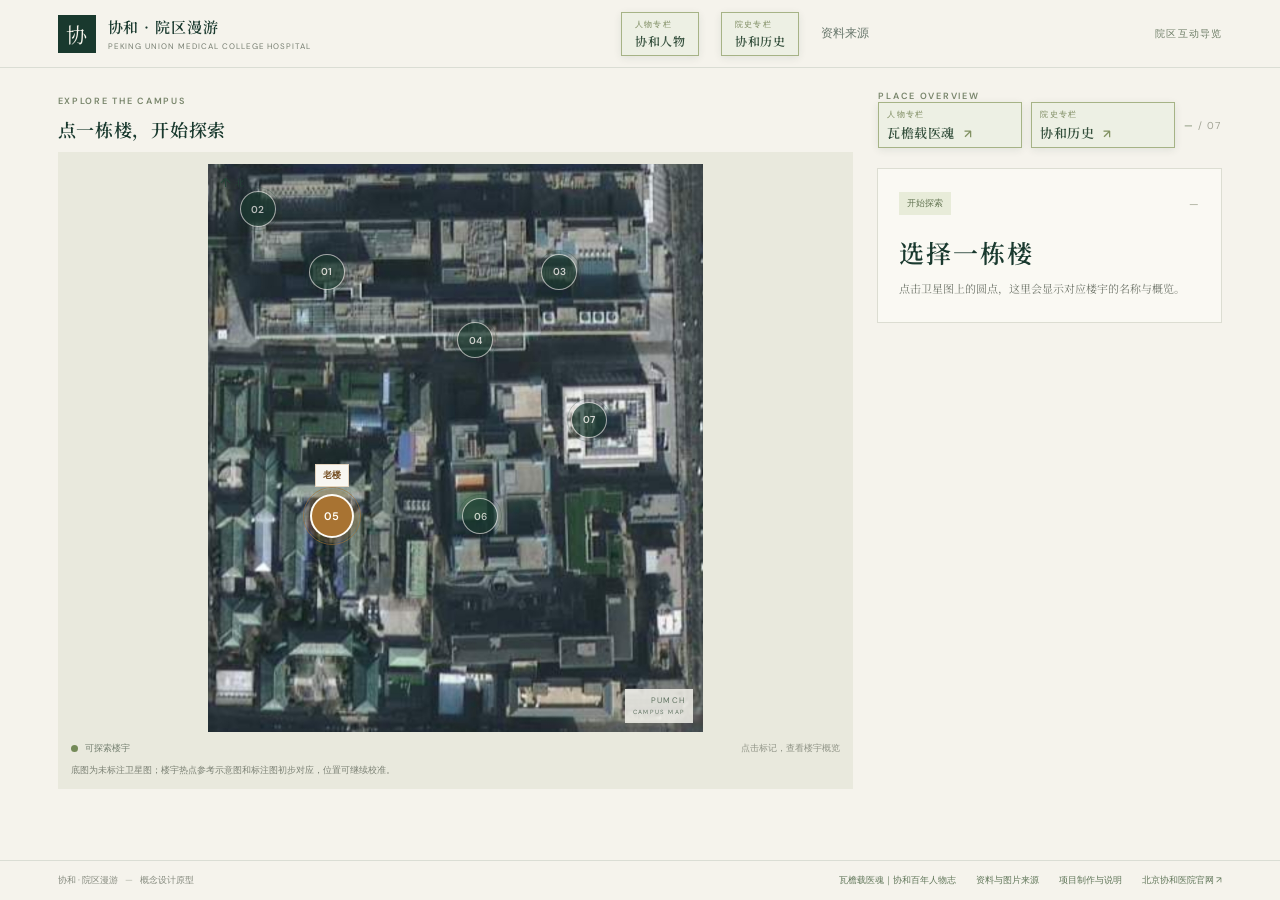
<file: index.html>
<!doctype html>
<html lang="zh-CN">
<head>
  <meta charset="utf-8">
  <meta name="viewport" content="width=device-width, initial-scale=1">
  <meta name="theme-color" content="#f5f3ec">
  <meta name="description" content="北京协和医院院区数字导览概念原型">
  <title>协和 · 院区漫游</title>
  <link rel="stylesheet" href="./styles.css">
</head>
<body>
  <header class="topbar">
    <a class="brand" href="#" aria-label="协和院区漫游首页">
      <span class="brand-mark">协</span>
      <span><strong>协和 · 院区漫游</strong><small>PEKING UNION MEDICAL COLLEGE HOSPITAL</small></span>
    </a>
    <nav class="top-nav" aria-label="主要导航">
      <a class="people-nav-link" href="./people.html"><span>人物专栏</span><strong>协和人物</strong></a>
      <a class="history-nav-link" href="./building-history.html"><span>院史专栏</span><strong>协和历史</strong></a>
      <a class="source-nav-link" href="./sources.html">资料来源</a>
    </nav>
    <span class="edition-label">院区互动导览</span>
  </header>

  <main>
    <section class="explorer" aria-label="互动院区地图">
      <div class="map-column">
        <div class="map-toolbar">
          <div>
            <span class="section-kicker">EXPLORE THE CAMPUS</span>
            <h2>点一栋楼，开始探索</h2>
          </div>
        </div>

        <div class="map-shell">
          <div class="map-image-wrap" id="mapImageWrap">
            <img class="map-image" id="mapImage" src="./卫星 新.jpeg" alt="北京协和医院院区未标注卫星俯瞰图，叠加独立的楼宇互动热点">
            <div class="hotspots" id="hotspots" aria-label="地图上的楼宇热点"></div>
            <div class="map-north"><span>↑</span> 北</div>
            <div class="map-stamp">PUMCH<br><small>CAMPUS MAP</small></div>
          </div>
          <div class="map-legend">
            <span><i class="legend-dot"></i>可探索楼宇</span>
            <span class="legend-hint" id="mapHint">点击标记，查看楼宇概览</span>
          </div>
          <p class="satellite-note">底图为未标注卫星图；楼宇热点参考示意图和标注图初步对应，位置可继续校准。</p>
        </div>
      </div>

      <aside class="detail-column" aria-live="polite">
        <div class="detail-heading">
          <span class="section-kicker">PLACE OVERVIEW</span>
          <div class="detail-heading-actions">
            <a class="people-entry-link" href="./people.html">
              <span>人物专栏</span>
              <strong>瓦檐载医魂 <i aria-hidden="true">↗</i></strong>
            </a>
            <a class="history-entry-link" href="./building-history.html">
              <span>院史专栏</span>
              <strong>协和历史 <i aria-hidden="true">↗</i></strong>
            </a>
            <span class="detail-count" id="detailCount">— <i>/ 07</i></span>
          </div>
        </div>
        <div class="detail-card" id="detailCard">
          <div class="detail-topline">
            <span class="category-pill" id="detailCategory">开始探索</span>
            <span class="detail-number" id="detailNumber">—</span>
          </div>
          <h2 id="detailTitle">选择一栋楼</h2>
          <p class="detail-summary" id="detailSummary">点击卫星图上的圆点，这里会显示对应楼宇的名称与概览。</p>
          <div class="detail-rule"></div>
          <h3 id="detailSubhead">交互导览</h3>
          <ul class="detail-points" id="detailPoints">
            <li>选择地图上的编号标记</li>
            <li>查看该楼的名称和内容简介</li>
            <li>使用“下一处”继续浏览</li>
          </ul>
          <div class="verification-note"><span aria-hidden="true">✳</span><span id="verificationText">目前为概念原型，楼宇位置与历史资料请以院方信息核实。</span></div>
          <button class="next-button" id="nextButton" type="button">探索下一处 <span aria-hidden="true">→</span></button>
        </div>
        <div class="building-list-wrap">
          <div class="building-list" id="buildingList" aria-label="楼宇列表"></div>
        </div>
      </aside>
    </section>

  </main>

  <footer class="page-footer">
    <span>协和 · 院区漫游 <i>—</i> 概念设计原型</span>
    <span class="footer-links">
      <a href="./people.html">瓦檐载医魂｜协和百年人物志</a>
      <a href="./sources.html">资料与图片来源</a>
      <a href="./sources.html#project-credit">项目制作与说明</a>
      <a href="https://www.pumch.cn/" target="_blank" rel="noreferrer">北京协和医院官网 ↗</a>
    </span>
  </footer>
  <script src="./app.js"></script>
</body>
</html>
</file>
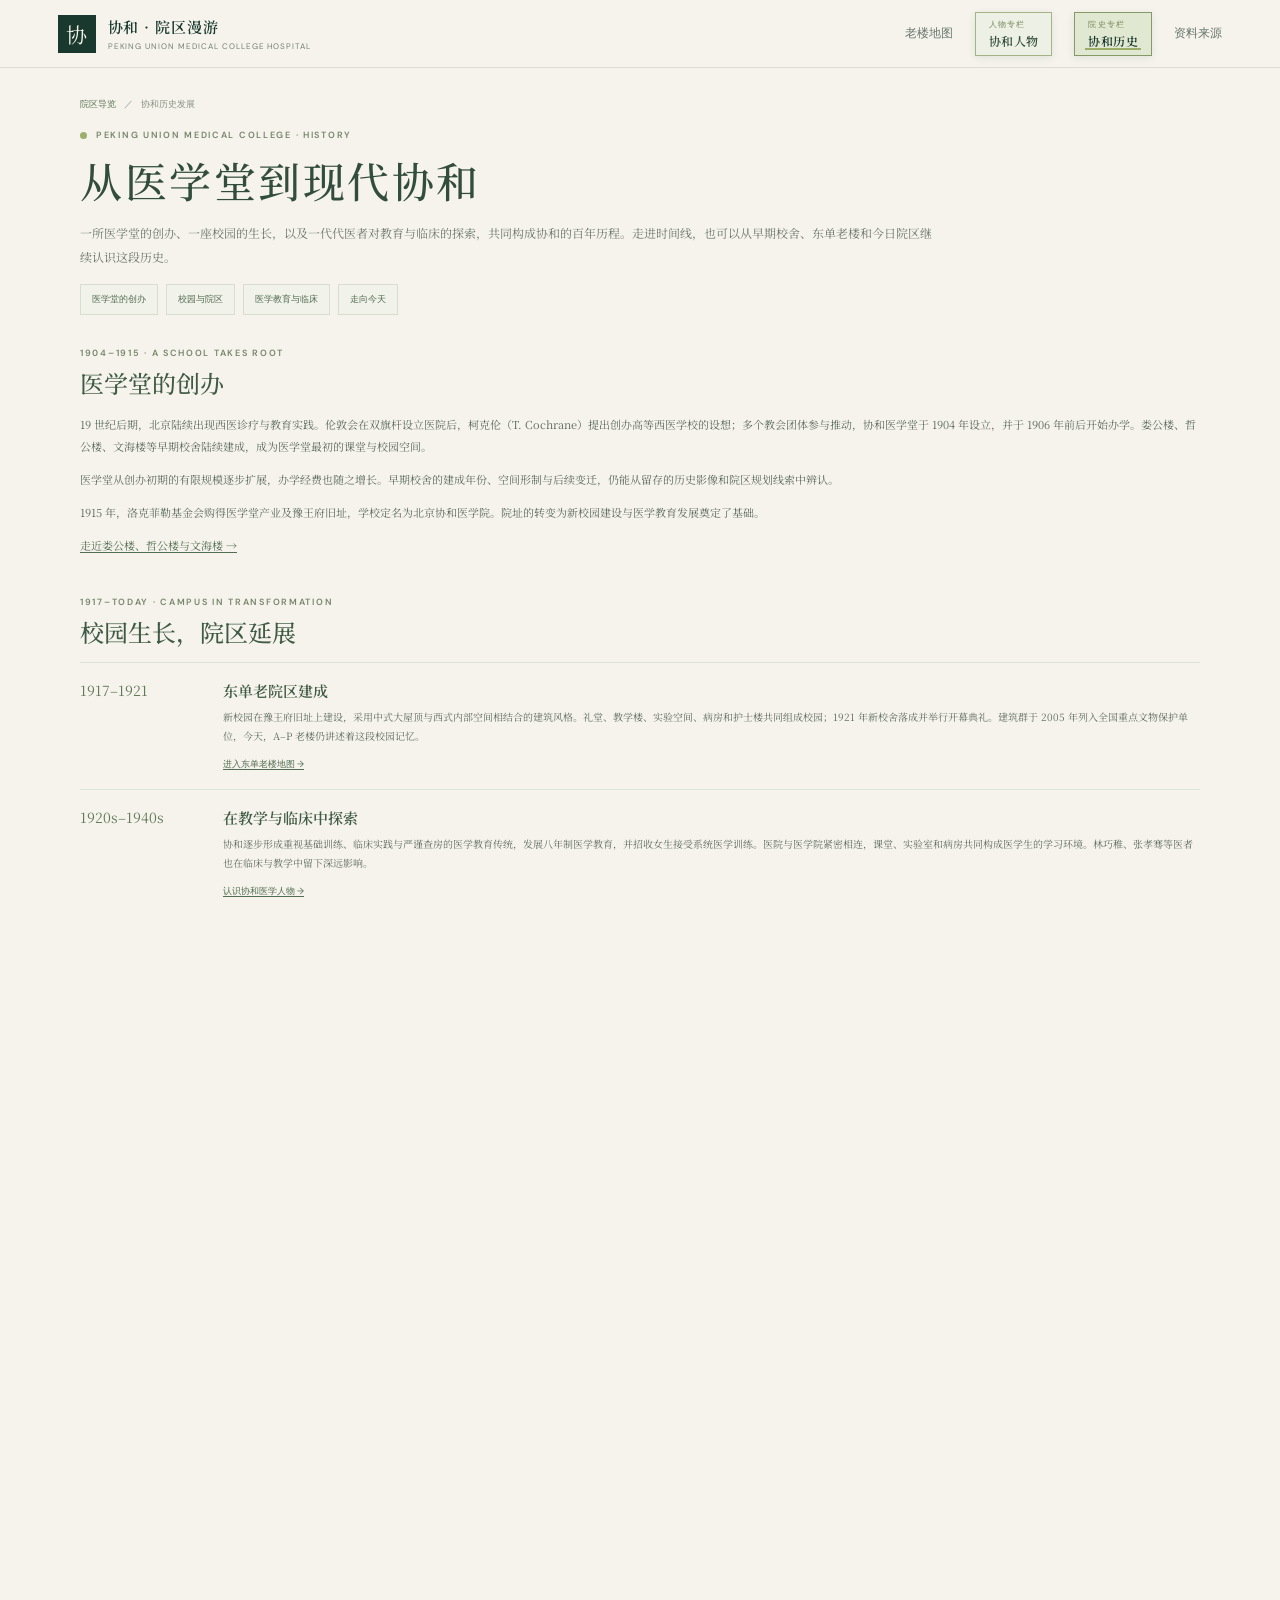
<file: building-history.html>
<!doctype html>
<html lang="zh-CN">
<head>
  <meta charset="utf-8">
  <meta name="viewport" content="width=device-width, initial-scale=1">
  <meta name="theme-color" content="#f5f3ec">
  <meta name="description" content="从协和医学堂创办、东单老院区建设到现代医疗空间，了解协和的发展历程。">
  <title>协和历史发展 · 协和院区漫游</title>
  <link rel="stylesheet" href="./styles.css">
  <link rel="stylesheet" href="./old-building.css">
</head>
<body class="heritage-detail-page building-history-page">
  <header class="topbar">
    <a class="brand" href="./index.html" aria-label="返回院区导览">
      <span class="brand-mark">协</span>
      <span><strong>协和 · 院区漫游</strong><small>PEKING UNION MEDICAL COLLEGE HOSPITAL</small></span>
    </a>
    <nav class="top-nav" aria-label="主要导航">
      <a href="./old-building.html">老楼地图</a>
      <a class="people-nav-link" href="./people.html"><span>人物专栏</span><strong>协和人物</strong></a>
      <a class="history-nav-link active" href="./building-history.html"><span>院史专栏</span><strong>协和历史</strong></a>
      <a class="source-nav-link" href="./sources.html">资料来源</a>
    </nav>
  </header>
  <main class="heritage-detail-main">
    <nav class="detail-breadcrumb" aria-label="面包屑导航">
      <a href="./index.html">院区导览</a><span>／</span><span>协和历史发展</span>
    </nav>
    <header class="building-history-heading">
      <p class="eyebrow"><span></span> PEKING UNION MEDICAL COLLEGE · HISTORY</p>
      <h1>从医学堂到现代协和</h1>
      <p>一所医学堂的创办、一座校园的生长，以及一代代医者对教育与临床的探索，共同构成协和的百年历程。走进时间线，也可以从早期校舍、东单老楼和今日院区继续认识这段历史。</p>
      <nav class="early-buildings-nav" aria-label="协和历史内容索引">
        <a href="#origins">医学堂的创办</a>
        <a href="#campus">校园与院区</a>
        <a href="#medicine">医学教育与临床</a>
        <a href="#today">走向今天</a>
      </nav>
    </header>

    <section class="building-history-section" id="origins">
      <p class="section-kicker">1904–1915 · A SCHOOL TAKES ROOT</p>
      <h2>医学堂的创办</h2>
      <p>19 世纪后期，北京陆续出现西医诊疗与教育实践。伦敦会在双旗杆设立医院后，柯克伦（T. Cochrane）提出创办高等西医学校的设想；多个教会团体参与推动，协和医学堂于 1904 年设立，并于 1906 年前后开始办学。娄公楼、哲公楼、文海楼等早期校舍陆续建成，成为医学堂最初的课堂与校园空间。</p>
      <p>医学堂从创办初期的有限规模逐步扩展，办学经费也随之增长。早期校舍的建成年份、空间形制与后续变迁，仍能从留存的历史影像和院区规划线索中辨认。</p>
      <p>1915 年，洛克菲勒基金会购得医学堂产业及豫王府旧址，学校定名为北京协和医学院。院址的转变为新校园建设与医学教育发展奠定了基础。</p>
      <p><a href="./early-buildings.html">走近娄公楼、哲公楼与文海楼 →</a></p>
    </section>

    <section class="building-history-section" id="campus">
      <p class="section-kicker">1917–TODAY · CAMPUS IN TRANSFORMATION</p>
      <h2>校园生长，院区延展</h2>
      <ol class="building-history-timeline">
        <li>
          <time>1917–1921</time>
          <div><h3>东单老院区建成</h3><p>新校园在豫王府旧址上建设，采用中式大屋顶与西式内部空间相结合的建筑风格。礼堂、教学楼、实验空间、病房和护士楼共同组成校园；1921 年新校舍落成并举行开幕典礼。建筑群于 2005 年列入全国重点文物保护单位，今天，A–P 老楼仍讲述着这段校园记忆。</p><a href="./old-building.html">进入东单老楼地图 →</a></div>
        </li>
        <li>
          <time>1920s–1940s</time>
          <div><h3>在教学与临床中探索</h3><p>协和逐步形成重视基础训练、临床实践与严谨查房的医学教育传统，发展八年制医学教育，并招收女生接受系统医学训练。医院与医学院紧密相连，课堂、实验室和病房共同构成医学生的学习环境。林巧稚、张孝骞等医者也在临床与教学中留下深远影响。</p><a href="./people.html">认识协和医学人物 →</a></div>
        </li>
        <li>
          <time>1941–1959</time>
          <div><h3>历经停办与恢复</h3><p>太平洋战争期间，协和于 1941 年停办，战后恢复运行。1951 年院校由国家接管，1957 年张孝骞等人提出恢复协和医学院，1959 年学校更名为中国医科大学。此后，恢复协和医学院及延续其医学教育传统成为院校发展的重要议题。</p><a href="./people.html?person=zhang-xiaoqian">张孝骞与协和内科 →</a></div>
        </li>
        <li>
          <time>1975–1978</time>
          <div><h3>新的门诊空间开诊</h3><p>为回应不断增长的就医需求，后期门诊楼于 1975 年奠基、1978 年开诊，建筑面积约 1.3 万平方米。它与 A–P 老楼中的 J 楼是不同年代、不同位置的两座门诊建筑。</p><a href="./campus-building.html?place=outpatient">了解门诊楼与就诊空间的变迁 →</a></div>
        </li>
        <li>
          <time>1987–2001</time>
          <div><h3>住院与教学空间扩充</h3><p>新的住院楼于 1987 年奠基、1996 年启用；教学楼随后于 1998 至 2001 年间建设。住院、教学与科研空间持续扩充，老院区之外的服务与教学空间也逐渐增加。</p></div>
        </li>
        <li>
          <time>2002 以后</time>
          <div><h3>院区服务不断拓展</h3><p>2002 年，西单院区加入协和医疗服务体系，院区布局由东单进一步延展。新门急诊楼于 2012 年投入使用，门诊服务逐步迁入新的综合空间；旧门诊楼所在空间后来转向转化医学研究。医疗服务、教学与科研在不同院区继续发展。</p><a href="./campus-building.html?place=transformation">了解转化医学楼的新篇章 →</a></div>
        </li>
        <li>
          <time>2021–今天</time>
          <div><h3>百年院区，持续守护</h3><p>建院百年之际，老建筑修缮与院区更新继续推进。今天的协和在延续医疗、教学和科研工作的同时，也持续探索历史建筑保护与现代医疗服务之间的平衡。</p></div>
        </li>
      </ol>
    </section>

    <section class="building-history-section" id="medicine">
      <p class="section-kicker">EDUCATION · CLINICAL PRACTICE</p>
      <h2>在课堂、实验室与病房之间</h2>
      <p>协和的医学教育强调扎实的基础训练，也重视在临床实践中观察、判断和持续学习。病房查房、病例讨论与跨学科协作，让医学知识在真实诊疗中不断接受检验。协和历史上的教师与医者，也以各自的专业实践拓展着医学教育和临床工作的边界。</p>
      <p>从基础研究到临床服务，人才培养始终与医院发展相互支撑。今天，新的教学方式和人才培养探索仍在继续。</p>
      <p><a href="./people.html">认识协和医学人物 →</a></p>
    </section>

    <section class="building-history-section" id="today">
      <p class="section-kicker">A LIVING HERITAGE</p>
      <h2>历史仍在院区中发生</h2>
      <p>从早期校舍到东单老楼，再到不断发展的现代院区，协和的空间始终与医学教育和患者服务相连。老建筑群至今仍承载多种院区工作；保护其历史风貌，也需要回应安全、设施与持续使用的现实需求。</p>
      <p><a href="./old-building.html">沿 A–P 老楼地图继续漫游 →</a></p>
    </section>

    <aside class="building-history-source">
      <strong>延伸阅读</strong>
      <p>院史与建筑信息可参见北京协和医学院基础医学研究所历史沿革、协和建筑保护报道及相关建筑史研究。具体就诊与开放信息请以院方发布为准。</p>
      <p><a href="https://sbm.pumc.edu.cn/ysgk/lsyg/index.htm" target="_blank" rel="noreferrer">北京协和医学院基础医学研究所 · 历史沿革 ↗</a>　<a href="./sources.html">查看资料与图片来源 ↗</a></p>
    </aside>
  </main>
</body>
</html>
</file>
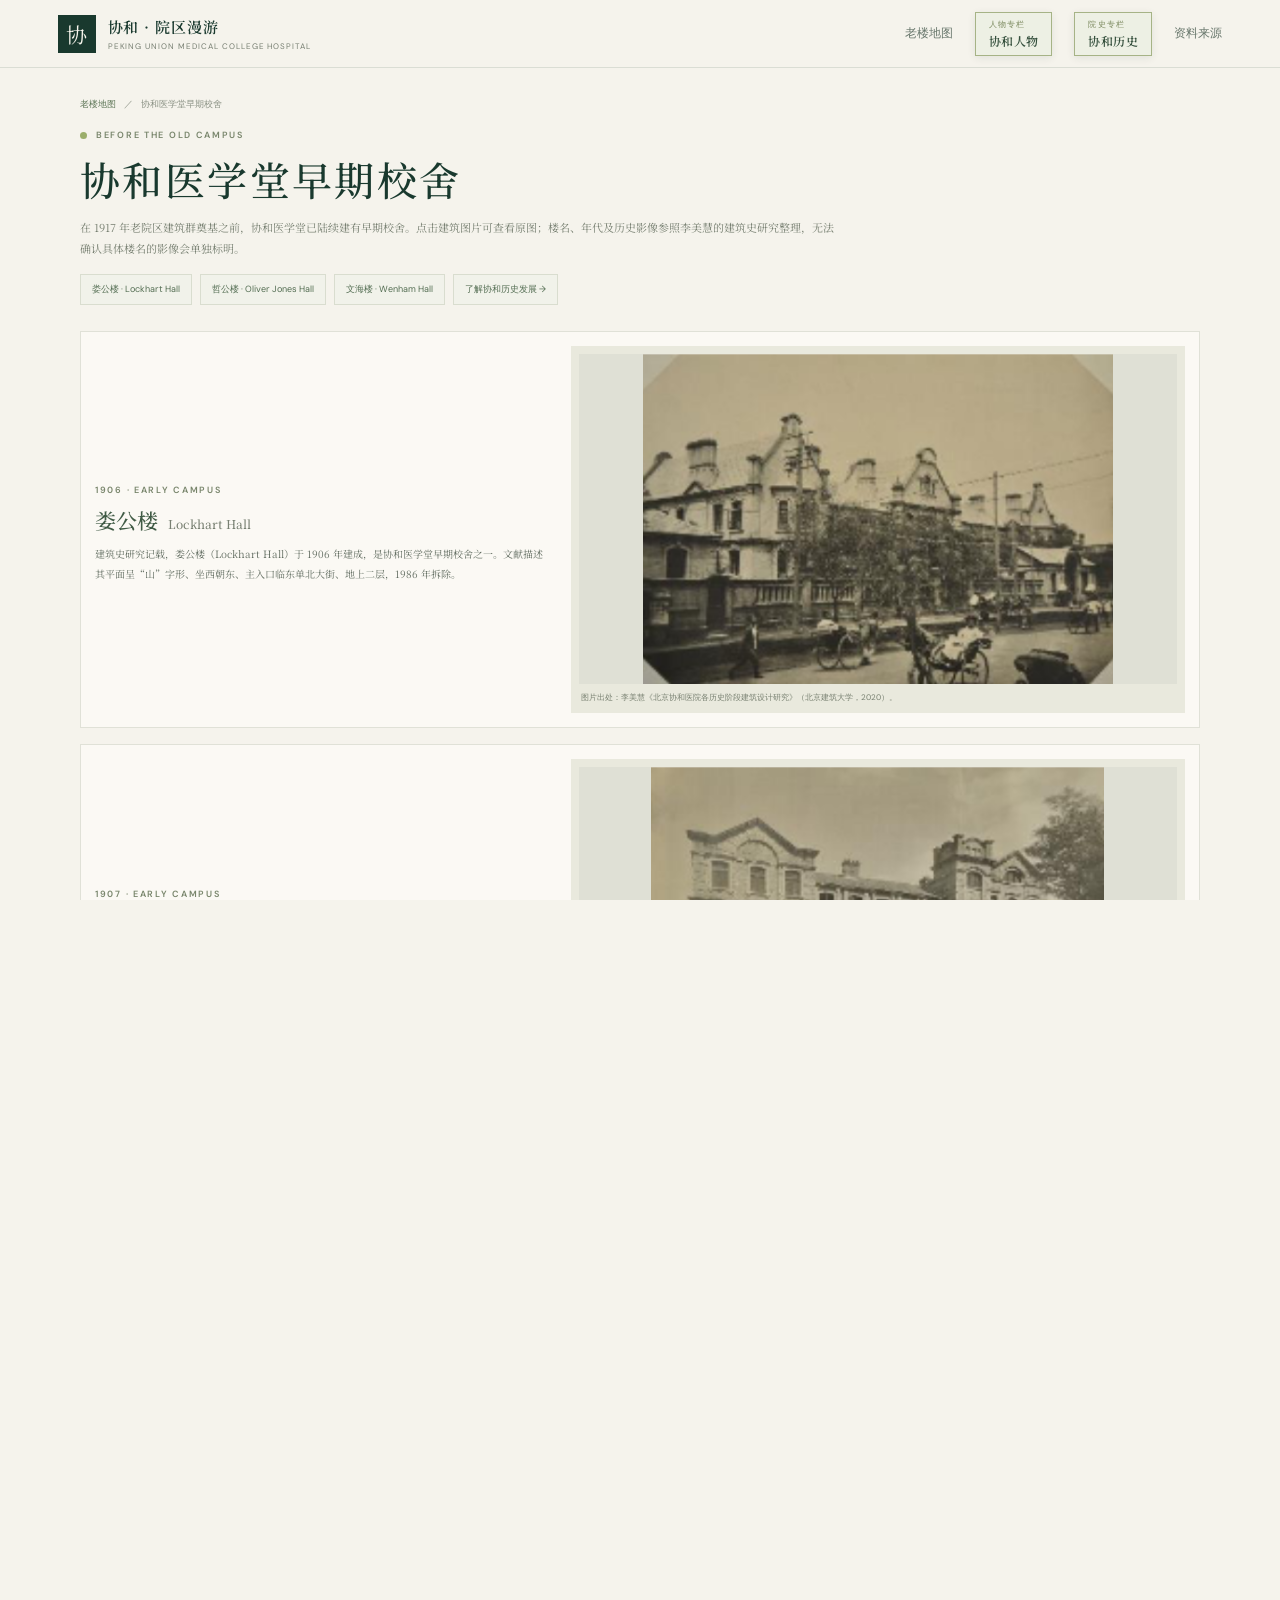
<file: early-buildings.html>
<!doctype html>
<html lang="zh-CN">
<head>
  <meta charset="utf-8">
  <meta name="viewport" content="width=device-width, initial-scale=1">
  <meta name="theme-color" content="#f5f3ec">
  <meta name="description" content="协和医学堂早期校舍建筑故事与历史影像">
  <title>协和医学堂早期校舍 · 协和院区漫游</title>
  <link rel="stylesheet" href="./styles.css">
  <link rel="stylesheet" href="./old-building.css">
</head>
<body class="early-buildings-page heritage-detail-page">
  <header class="topbar">
    <a class="brand" href="./index.html" aria-label="返回院区导览">
      <span class="brand-mark">协</span>
      <span><strong>协和 · 院区漫游</strong><small>PEKING UNION MEDICAL COLLEGE HOSPITAL</small></span>
    </a>
    <nav class="top-nav" aria-label="主要导航">
      <a href="./old-building.html">老楼地图</a>
      <a class="people-nav-link" href="./people.html"><span>人物专栏</span><strong>协和人物</strong></a>
      <a class="history-nav-link" href="./building-history.html"><span>院史专栏</span><strong>协和历史</strong></a>
      <a class="source-nav-link" href="./sources.html">资料来源</a>
    </nav>
  </header>
  <main class="heritage-detail-main">
    <nav class="detail-breadcrumb" aria-label="面包屑导航">
      <a href="./old-building.html">老楼地图</a><span>／</span><span>协和医学堂早期校舍</span>
    </nav>
    <header class="early-buildings-heading">
      <p class="eyebrow"><span></span> BEFORE THE OLD CAMPUS</p>
      <h1>协和医学堂早期校舍</h1>
      <p>在 1917 年老院区建筑群奠基之前，协和医学堂已陆续建有早期校舍。点击建筑图片可查看原图；楼名、年代及历史影像参照李美慧的建筑史研究整理，无法确认具体楼名的影像会单独标明。</p>
      <nav class="early-buildings-nav" aria-label="早期校舍索引">
        <a href="#lockhart">娄公楼 · Lockhart Hall</a>
        <a href="#oliver-jones">哲公楼 · Oliver Jones Hall</a>
        <a href="#wenham">文海楼 · Wenham Hall</a>
        <a href="./building-history.html">了解协和历史发展 →</a>
      </nav>
    </header>
    <div class="early-building-list">
      <article class="early-building-entry" id="lockhart">
        <div class="early-building-copy">
          <p class="section-kicker">1906 · EARLY CAMPUS</p>
          <h2>娄公楼 <span>Lockhart Hall</span></h2>
          <p>建筑史研究记载，娄公楼（Lockhart Hall）于 1906 年建成，是协和医学堂早期校舍之一。文献描述其平面呈“山”字形、坐西朝东、主入口临东单北大街、地上二层，1986 年拆除。</p>
        </div>
        <figure class="early-building-image">
          <a href="./娄公楼.png" target="_blank" rel="noreferrer" aria-label="打开娄公楼原图">
            <img src="./娄公楼.png" alt="娄公楼历史影像">
          </a>
          <figcaption>图片出处：李美慧《北京协和医院各历史阶段建筑设计研究》（北京建筑大学，2020）。</figcaption>
        </figure>
      </article>
      <article class="early-building-entry" id="oliver-jones">
        <div class="early-building-copy">
          <p class="section-kicker">1907 · EARLY CAMPUS</p>
          <h2>哲公楼 <span>Oliver Jones Hall</span></h2>
          <p>建筑史研究记载，哲公楼（Oliver Jones Hall）于 1907 年建成，平面呈“一”字形、坐北朝南、地上三层，北邻东帅府胡同，位于娄公楼以西并与其北部相连，1925 年拆除。其名称与位置说明了新院区建成之前医学堂的发展轨迹。</p>
        </div>
        <figure class="early-building-image">
          <a href="./哲公楼.png" target="_blank" rel="noreferrer" aria-label="打开哲公楼原图">
            <img src="./哲公楼.png" alt="哲公楼历史影像">
          </a>
          <figcaption>图片出处：李美慧《北京协和医院各历史阶段建筑设计研究》（北京建筑大学，2020）。</figcaption>
        </figure>
      </article>
      <article class="early-building-entry" id="wenham">
        <div class="early-building-copy">
          <p class="section-kicker">1912 · EARLY CAMPUS</p>
          <h2>文海楼 <span>Wenham Hall</span></h2>
          <p>建筑史研究记载，文海楼（Wenham Hall）于 1912 年建成，平面呈“L”形、坐北朝南，北邻新开路胡同，1925 年拆除。它与娄公楼、哲公楼共同构成协和医学堂早期校舍的建筑线索。</p>
        </div>
        <figure class="early-building-image">
          <a href="./文海楼.png" target="_blank" rel="noreferrer" aria-label="打开文海楼原图">
            <img src="./文海楼.png" alt="文海楼历史影像">
          </a>
          <figcaption>图片出处：李美慧《北京协和医院各历史阶段建筑设计研究》（北京建筑大学，2020）。</figcaption>
        </figure>
      </article>
    </div>
    <section class="early-campus-plans early-unnamed-image">
      <h2>楼名待考的早期校舍影像</h2>
      <p>这张早期校舍影像尚未能与娄公楼、哲公楼或文海楼中的某一栋可靠对应，因此在此单独展示，不作具体楼名认定。</p>
      <figure>
        <a href="./老楼/建筑历史影像/早期校舍-未确认楼名.png" target="_blank" rel="noreferrer">
          <img src="./老楼/建筑历史影像/早期校舍-未确认楼名.png" alt="一张尚未确认具体楼名的协和医学堂早期校舍历史影像">
        </a>
        <figcaption>图片出处：李美慧《北京协和医院各历史阶段建筑设计研究》（北京建筑大学，2020）；具体楼名尚未确认。</figcaption>
      </figure>
    </section>
    <section class="early-campus-plans" aria-label="历史院区规划图">
      <h2>院区规划与空间布局</h2>
      <p>两张历史规划图可辅助理解早期校舍与院区建筑群的空间关系；原始档案出处与制图信息待进一步核实。</p>
      <div>
        <figure>
          <a href="./百年前的协和空间布局图.png" target="_blank" rel="noreferrer">
            <img src="./百年前的协和空间布局图.png" alt="标注老楼建筑群与早期院区空间的历史布局图">
          </a>
          <figcaption>协和空间布局图。楼群标注便于对照建筑位置，图纸档案信息待核。</figcaption>
        </figure>
        <figure>
          <a href="./百年前的协和空间规划图.png" target="_blank" rel="noreferrer">
            <img src="./百年前的协和空间规划图.png" alt="协和早期院区空间规划图">
          </a>
          <figcaption>协和空间规划图。用于了解院区规划线索，原始图纸出处待核。</figcaption>
        </figure>
      </div>
    </section>
    <p class="early-buildings-source">参考：李美慧，《北京协和医院各历史阶段建筑设计研究》[D]，北京建筑大学，2020。<a href="./sources.html">查看完整参考文献与图片来源</a>。</p>
  </main>
</body>
</html>
</file>
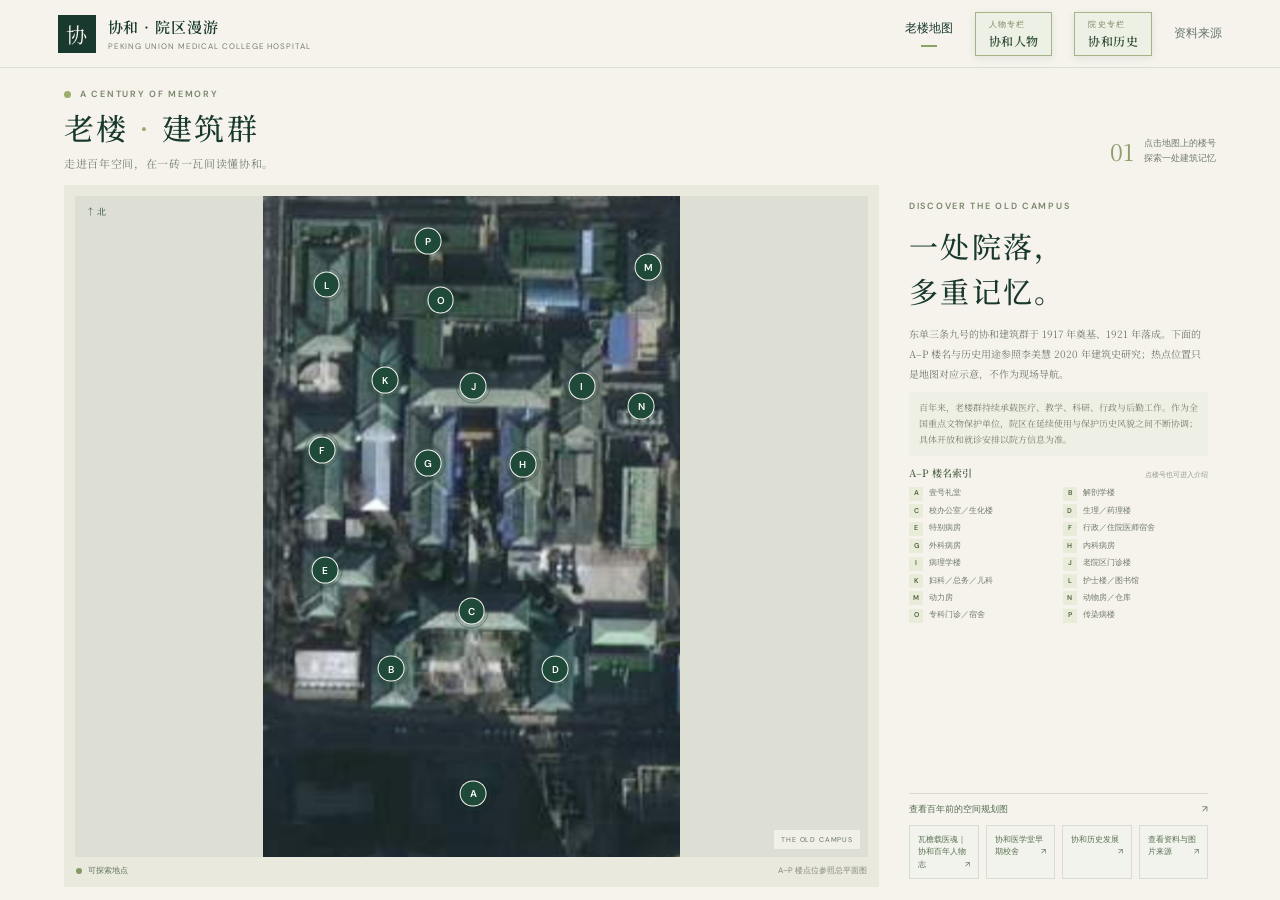
<file: old-building.html>
<!doctype html>
<html lang="zh-CN">
<head>
  <meta charset="utf-8">
  <meta name="viewport" content="width=device-width, initial-scale=1">
  <meta name="theme-color" content="#f5f3ec">
  <meta name="description" content="北京协和老楼建筑群互动导览">
  <title>老楼 · 协和院区漫游</title>
  <link rel="stylesheet" href="./styles.css">
  <link rel="stylesheet" href="./old-building.css">
</head>
<body class="heritage-map-page">
  <header class="topbar">
    <a class="brand" href="./index.html" aria-label="返回院区导览">
      <span class="brand-mark">协</span>
      <span><strong>协和 · 院区漫游</strong><small>PEKING UNION MEDICAL COLLEGE HOSPITAL</small></span>
    </a>
    <nav class="top-nav" aria-label="主要导航">
      <a class="active" href="./old-building.html">老楼地图</a>
      <a class="people-nav-link" href="./people.html"><span>人物专栏</span><strong>协和人物</strong></a>
      <a class="history-nav-link" href="./building-history.html"><span>院史专栏</span><strong>协和历史</strong></a>
      <a class="source-nav-link" href="./sources.html">资料来源</a>
    </nav>
  </header>

  <main class="heritage-main">
    <section class="heritage-heading">
      <div>
        <p class="eyebrow"><span></span> A CENTURY OF MEMORY</p>
        <h1>老楼 <em>·</em> 建筑群</h1>
        <p class="heritage-lead">走进百年空间，在一砖一瓦间读懂协和。</p>
      </div>
      <div class="map-instruction"><span class="instruction-number">01</span><span>点击地图上的楼号<br>探索一处建筑记忆</span></div>
    </section>

    <section class="heritage-explorer" aria-label="老楼建筑群互动卫星图">
      <div class="heritage-map-panel">
        <div class="heritage-map-frame">
          <div class="heritage-map-canvas">
            <img class="heritage-map-image" src="./老楼/老楼（新）.jpeg" alt="北京协和老楼建筑群卫星图">
            <div class="heritage-hotspots" id="heritageHotspots" aria-label="可探索建筑点位"></div>
          </div>
          <span class="heritage-north" aria-hidden="true">↑ 北</span>
          <span class="heritage-map-tag">THE OLD CAMPUS</span>
        </div>
        <div class="heritage-map-caption">
          <span><i></i> 可探索地点</span>
          <span>A–P 楼点位参照总平面图</span>
        </div>
        <p class="map-location-note" id="mapLocationNote" aria-live="polite" hidden></p>
      </div>

      <aside class="heritage-intro">
        <span class="section-kicker">DISCOVER THE OLD CAMPUS</span>
        <h2>一处院落，<br>多重记忆。</h2>
        <p>东单三条九号的协和建筑群于 1917 年奠基、1921 年落成。下面的 A–P 楼名与历史用途参照李美慧 2020 年建筑史研究；热点位置只是地图对应示意，不作为现场导航。</p>
        <p class="architecture-note">百年来，老楼群持续承载医疗、教学、科研、行政与后勤工作。作为全国重点文物保护单位，院区在延续使用与保护历史风貌之间不断协调；具体开放和就诊安排以院方信息为准。</p>
        <div class="building-key" aria-label="A至P楼名称索引">
          <h3>A–P 楼名索引 <span>点楼号也可进入介绍</span></h3>
          <div class="building-key-grid">
            <a href="./heritage.html?place=A"><b>A</b> 壹号礼堂</a>
            <a href="./heritage.html?place=B"><b>B</b> 解剖学楼</a>
            <a href="./heritage.html?place=C"><b>C</b> 校办公室／生化楼</a>
            <a href="./heritage.html?place=D"><b>D</b> 生理／药理楼</a>
            <a href="./heritage.html?place=E"><b>E</b> 特别病房</a>
            <a href="./heritage.html?place=F"><b>F</b> 行政／住院医师宿舍</a>
            <a href="./heritage.html?place=G"><b>G</b> 外科病房</a>
            <a href="./heritage.html?place=H"><b>H</b> 内科病房</a>
            <a href="./heritage.html?place=I"><b>I</b> 病理学楼</a>
            <a href="./heritage.html?place=J"><b>J</b> 老院区门诊楼</a>
            <a href="./heritage.html?place=K"><b>K</b> 妇科／总务／儿科</a>
            <a href="./heritage.html?place=L"><b>L</b> 护士楼／图书馆</a>
            <a href="./heritage.html?place=M"><b>M</b> 动力房</a>
            <a href="./heritage.html?place=N"><b>N</b> 动物房／仓库</a>
            <a href="./heritage.html?place=O"><b>O</b> 专科门诊／宿舍</a>
            <a href="./heritage.html?place=P"><b>P</b> 传染病楼</a>
          </div>
        </div>
        <a class="plan-link" href="./百年前的协和空间规划图.png" target="_blank" rel="noreferrer">查看百年前的空间规划图 <span aria-hidden="true">↗</span></a>
        <div class="map-bottom-links">
          <a href="./people.html">瓦檐载医魂｜协和百年人物志 <span aria-hidden="true">↗</span></a>
          <a href="./early-buildings.html">协和医学堂早期校舍 <span aria-hidden="true">↗</span></a>
          <a href="./building-history.html">协和历史发展 <span aria-hidden="true">↗</span></a>
          <a href="./sources.html">查看资料与图片来源 <span aria-hidden="true">↗</span></a>
        </div>
      </aside>
    </section>
  </main>

  <script src="./old-building.js?v=4"></script>
</body>
</html>
</file>
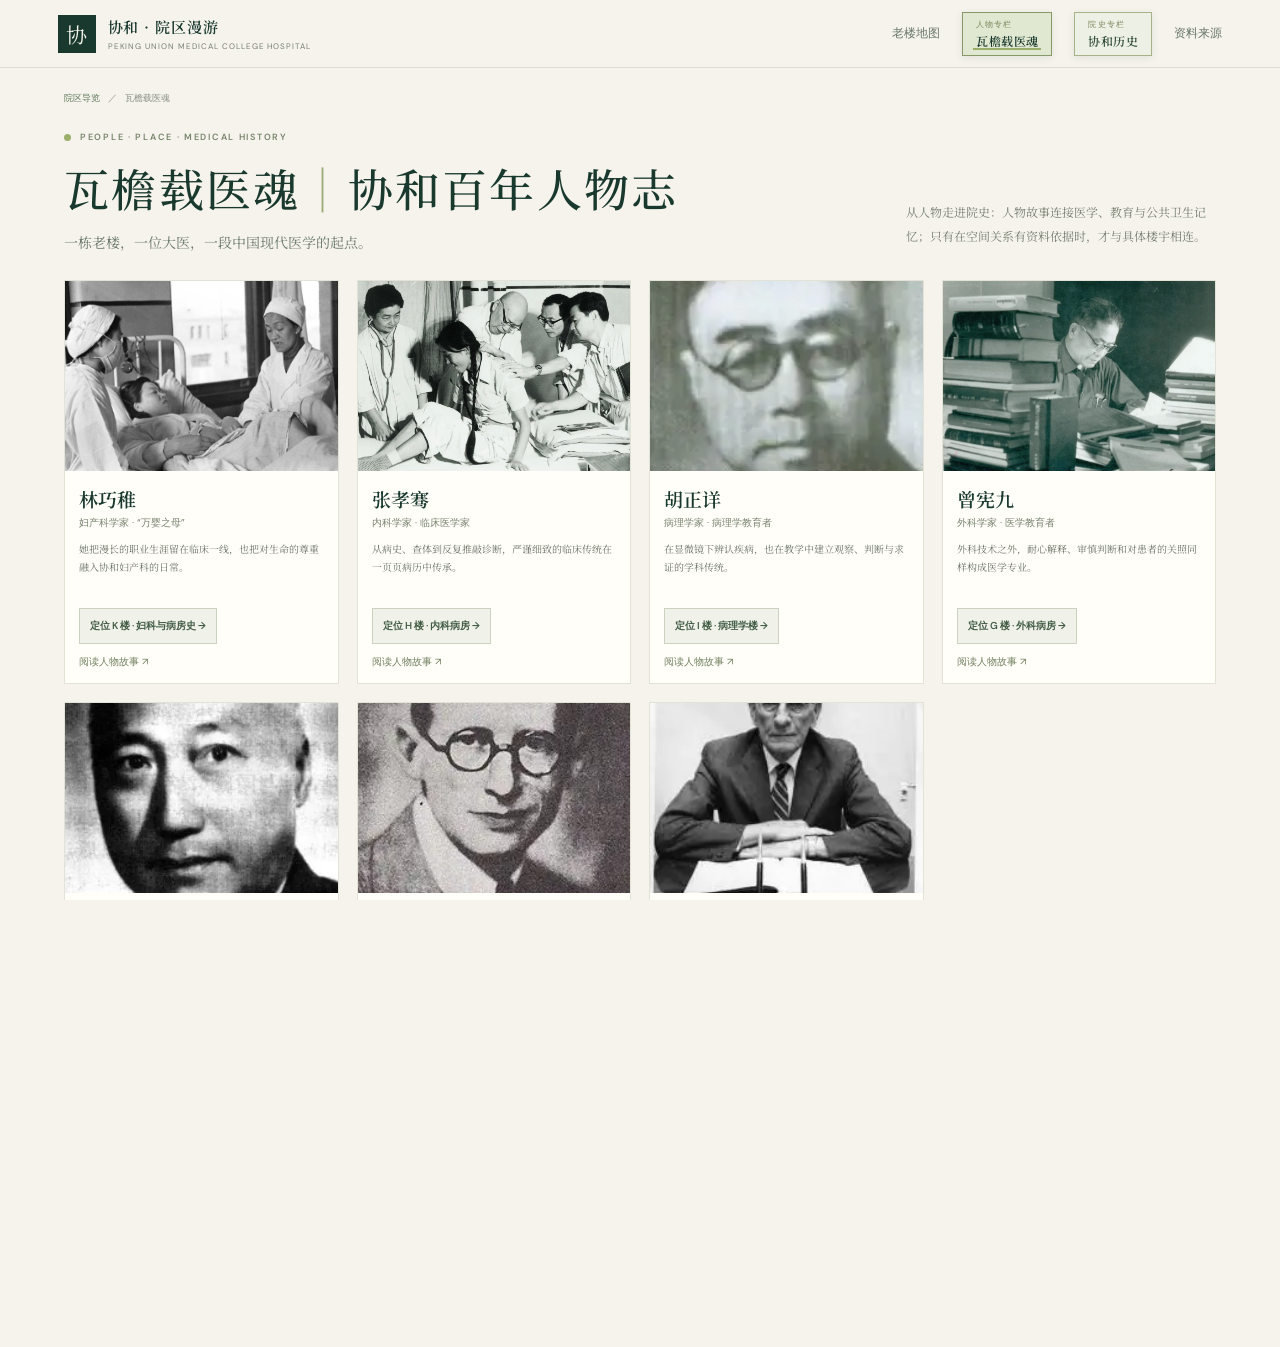
<file: people.html>
<!doctype html>
<html lang="zh-CN">
<head>
  <meta charset="utf-8">
  <meta name="viewport" content="width=device-width, initial-scale=1">
  <meta name="theme-color" content="#f5f3ec">
  <meta name="description" content="以人物故事连接协和老楼与百年医学史">
  <title>瓦檐载医魂｜协和百年人物志</title>
  <link rel="stylesheet" href="./styles.css">
  <link rel="stylesheet" href="./old-building.css">
  <link rel="stylesheet" href="./people.css">
</head>
<body class="people-page">
  <header class="topbar">
    <a class="brand" href="./index.html" aria-label="返回院区导览">
      <span class="brand-mark">协</span>
      <span><strong>协和 · 院区漫游</strong><small>PEKING UNION MEDICAL COLLEGE HOSPITAL</small></span>
    </a>
    <nav class="top-nav" aria-label="主要导航">
      <a href="./old-building.html">老楼地图</a>
      <a class="people-nav-link active" href="./people.html"><span>人物专栏</span><strong>瓦檐载医魂</strong></a>
      <a class="history-nav-link" href="./building-history.html"><span>院史专栏</span><strong>协和历史</strong></a>
      <a class="source-nav-link" href="./sources.html">资料来源</a>
    </nav>
  </header>
  <main class="people-main">
    <nav class="detail-breadcrumb" aria-label="面包屑导航">
      <a href="./index.html">院区导览</a><span>／</span><span>瓦檐载医魂</span><span id="personBreadcrumb" hidden>／ 人物故事</span>
    </nav>
    <section id="peopleOverview" class="people-overview">
      <div class="people-heading">
        <div>
          <p class="eyebrow"><span></span> PEOPLE · PLACE · MEDICAL HISTORY</p>
          <h1>瓦檐载医魂<em>｜</em>协和百年人物志</h1>
          <p class="people-lead">一栋老楼，一位大医，一段中国现代医学的起点。</p>
        </div>
        <p class="people-intro">从人物走进院史：人物故事连接医学、教育与公共卫生记忆；只有在空间关系有资料依据时，才与具体楼宇相连。</p>
      </div>
      <div class="people-grid" id="peopleGrid"></div>
      <aside class="people-closing-note">
        <span class="people-closing-mark" aria-hidden="true">✳</span>
        <div>
          <h2>每一份坚守，都值得被记住</h2>
          <p>这里呈现的只是协和百年人物长卷中的几页。医学的传承不仅由杰出先行者写就，也来自一代代医务工作者在诊室、病房、实验室与课堂中的认真付出。每一份守护生命、求真求实的日常，都值得尊敬。</p>
        </div>
      </aside>
      <p class="people-note">楼宇关联作为院史导览线索；涉及具体房间、任职地点或仍有争议的历史细节，页面会注明资料状态。</p>
    </section>
    <article id="personDetail" class="person-detail" hidden></article>
  </main>
  <footer class="page-footer">
    <a href="./old-building.html">返回老楼地图 ↗</a>
    <a href="./sources.html">查看资料与图片来源 ↗</a>
  </footer>
  <script src="./people.js"></script>
</body>
</html>
</file>
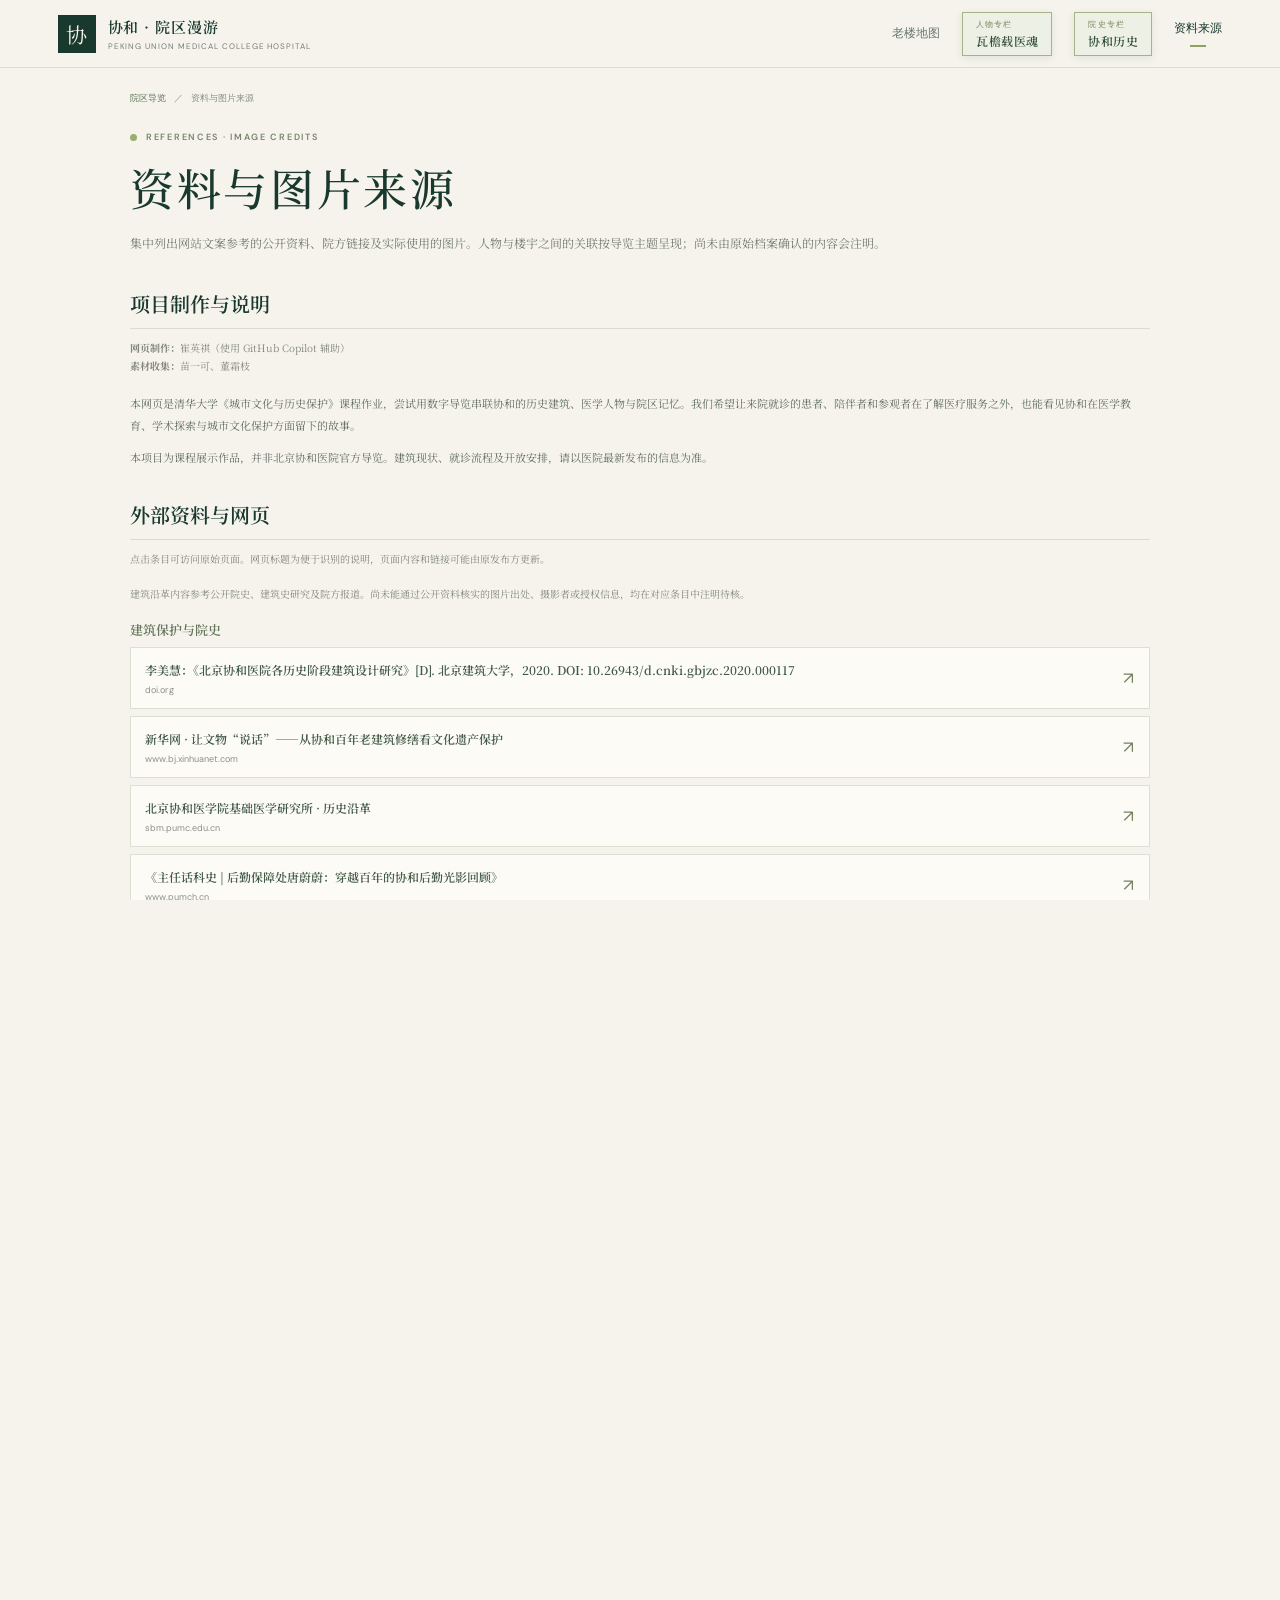
<file: sources.html>
<!doctype html>
<html lang="zh-CN">
<head>
  <meta charset="utf-8">
  <meta name="viewport" content="width=device-width, initial-scale=1">
  <meta name="theme-color" content="#f5f3ec">
  <meta name="description" content="协和院区漫游网站使用的参考资料、外部链接与图片来源">
  <title>资料与图片来源 · 协和院区漫游</title>
  <link rel="stylesheet" href="./styles.css">
  <link rel="stylesheet" href="./old-building.css">
  <link rel="stylesheet" href="./sources.css">
</head>
<body class="sources-page">
  <header class="topbar">
    <a class="brand" href="./index.html" aria-label="返回院区导览">
      <span class="brand-mark">协</span>
      <span><strong>协和 · 院区漫游</strong><small>PEKING UNION MEDICAL COLLEGE HOSPITAL</small></span>
    </a>
    <nav class="top-nav" aria-label="主要导航">
      <a href="./old-building.html">老楼地图</a>
      <a class="people-nav-link" href="./people.html"><span>人物专栏</span><strong>瓦檐载医魂</strong></a>
      <a class="history-nav-link" href="./building-history.html"><span>院史专栏</span><strong>协和历史</strong></a>
      <a class="source-nav-link active" href="./sources.html">资料来源</a>
    </nav>
  </header>
  <main class="sources-main">
    <nav class="detail-breadcrumb" aria-label="面包屑导航">
      <a href="./index.html">院区导览</a><span>／</span><span>资料与图片来源</span>
    </nav>
    <header class="sources-heading">
      <p class="eyebrow"><span></span> REFERENCES · IMAGE CREDITS</p>
      <h1>资料与图片来源</h1>
      <p>集中列出网站文案参考的公开资料、院方链接及实际使用的图片。人物与楼宇之间的关联按导览主题呈现；尚未由原始档案确认的内容会注明。</p>
    </header>
    <section class="source-section project-credit" id="project-credit">
      <h2>项目制作与说明</h2>
      <p class="source-section-intro"><strong>网页制作：</strong>崔英祺（使用 GitHub Copilot 辅助）<br><strong>素材收集：</strong>苗一可、董霜枝</p>
      <p>本网页是清华大学《城市文化与历史保护》课程作业，尝试用数字导览串联协和的历史建筑、医学人物与院区记忆。我们希望让来院就诊的患者、陪伴者和参观者在了解医疗服务之外，也能看见协和在医学教育、学术探索与城市文化保护方面留下的故事。</p>
      <p>本项目为课程展示作品，并非北京协和医院官方导览。建筑现状、就诊流程及开放安排，请以医院最新发布的信息为准。</p>
    </section>
    <section class="source-section">
      <h2>外部资料与网页</h2>
      <p class="source-section-intro">点击条目可访问原始页面。网页标题为便于识别的说明，页面内容和链接可能由原发布方更新。</p>
      <p class="source-section-intro">建筑沿革内容参考公开院史、建筑史研究及院方报道。尚未能通过公开资料核实的图片出处、摄影者或授权信息，均在对应条目中注明待核。</p>
      <div id="referenceList" class="reference-list"></div>
    </section>
    <section class="source-section">
      <h2>网站实际使用的图片</h2>
      <p class="source-section-intro">列表只包含网站实际引用的图片文件。图片出处按现有信息补充；尚无法确认原始摄影信息或公开展示授权的，均在对应条目中注明。</p>
      <div id="imageCredits" class="image-credit-list"></div>
    </section>
    <aside class="source-disclaimer">
      <strong>资料说明</strong>
      <p>网站为非官方数字导览原型。公开网页用于院史与建筑背景参考，不替代院方档案、现场导览或最新就诊信息。图片使用及传播权限应在公开发布前逐项确认。</p>
    </aside>
  </main>
  <footer class="page-footer">
    <a href="./index.html">返回院区地图 ↗</a>
    <a href="./people.html">瓦檐载医魂｜协和百年人物志 ↗</a>
  </footer>
  <script src="./sources.js"></script>
</body>
</html>
</file>
<file: styles.css>
@import url('https://fonts.googleapis.com/css2?family=DM+Sans:wght@400;500;600;700&family=Noto+Serif+SC:wght@400;500;600;700&display=swap');

:root {
  color-scheme: light;
  --paper: #f5f3ec;
  --paper-deep: #eae8dd;
  --ink: #19392e;
  --ink-soft: #426052;
  --muted: #777f72;
  --line: #d9d9cc;
  --lime: #c9db80;
  --white: #fffef9;
  --serif: "Noto Serif SC", "Songti SC", serif;
  --sans: "DM Sans", "Microsoft YaHei", sans-serif;
}

* { box-sizing: border-box; }
html { scroll-behavior: smooth; }
body {
  margin: 0;
  background: var(--paper);
  color: var(--ink);
  font-family: var(--sans);
  -webkit-font-smoothing: antialiased;
}
button, a { font: inherit; }
a { color: inherit; text-decoration: none; }
button { color: inherit; }

.topbar {
  height: 78px;
  padding: 0 6.25%;
  display: flex;
  align-items: center;
  justify-content: space-between;
  border-bottom: 1px solid rgba(25, 57, 46, .12);
}
.brand { display: flex; gap: 12px; align-items: center; }
.brand-mark {
  display: grid;
  place-items: center;
  width: 38px;
  height: 38px;
  color: #f8f6ed;
  background: var(--ink);
  font-family: var(--serif);
  font-size: 21px;
}
.brand strong { display: block; font-family: var(--serif); font-size: 15px; font-weight: 600; letter-spacing: .06em; }
.brand small { display: block; padding-top: 4px; color: var(--muted); font-size: 8px; letter-spacing: .12em; }
.top-nav { display: flex; align-items: center; gap: 22px; margin-left: 24px; }
.top-nav a { color: #68776c; font-size: 12px; transition: color .2s; }
.top-nav a:hover, .top-nav a.active { color: var(--ink); }
.top-nav a.active::after { display: block; width: 16px; height: 2px; margin: 8px auto 0; background: #8ca365; content: ""; }
.top-nav .people-nav-link, .top-nav .history-nav-link { position: relative; display: flex; min-height: 44px; flex-direction: column; justify-content: center; gap: 2px; padding: 5px 13px; border: 1px solid #a6b386; background: #edf0e4; color: #344f3c; box-shadow: 0 2px 8px rgba(25, 57, 46, .09); }
.top-nav .people-nav-link span, .top-nav .history-nav-link span { color: #7b895e; font-size: 8px; letter-spacing: .14em; }
.top-nav .people-nav-link strong, .top-nav .history-nav-link strong { font-family: var(--serif); font-size: 12px; font-weight: 600; letter-spacing: .04em; white-space: nowrap; }
.top-nav .people-nav-link.active, .top-nav .people-nav-link:hover, .top-nav .history-nav-link.active, .top-nav .history-nav-link:hover { border-color: #879969; background: #e1e8d1; color: #19392e; }
.top-nav .people-nav-link.active::after, .top-nav .history-nav-link.active::after { position: absolute; right: 10px; bottom: 5px; left: 10px; width: auto; height: 2px; margin: 0; background: #9cac69; }
.official-link { font-size: 11px; color: var(--ink-soft); }
.official-link span { padding-left: 5px; }
.footer-links { display: flex; align-items: center; gap: 20px; }
.footer-links a { color: #607659; }

main { width: min(1190px, 87.5%); margin: 0 auto; }
.intro { display: flex; align-items: end; justify-content: space-between; padding: 76px 0 48px; }
.eyebrow, .section-kicker { color: #78856b; font-size: 9px; font-weight: 600; letter-spacing: .19em; }
.eyebrow { display: flex; gap: 9px; align-items: center; margin: 0 0 17px; }
.eyebrow span { width: 7px; height: 7px; border-radius: 50%; background: #9bae6b; }
.intro h1 { margin: 0; font-family: var(--serif); font-size: clamp(38px, 5vw, 58px); font-weight: 500; line-height: 1.3; letter-spacing: .06em; }
.intro h1 em { color: #7b8e62; font-style: normal; }
.lead { margin: 16px 0 26px; color: #667267; font-family: var(--serif); font-size: 14px; letter-spacing: .06em; }
.intro-foot { display: flex; align-items: center; gap: 11px; color: #7c8277; font-size: 10px; letter-spacing: .04em; }
.compass { display: grid; width: 19px; height: 19px; place-items: center; border: 1px solid #93a17c; border-radius: 50%; color: #70815c; font-size: 9px; }
.foot-divider { height: 12px; border-left: 1px solid #cccec2; }
.intro-note { position: relative; min-width: 218px; padding: 18px 0 9px 26px; border-left: 1px solid #cdd0c2; }
.note-index { color: #89917f; font-size: 9px; letter-spacing: .15em; }
.intro-note p { margin: 13px 0; font-family: var(--serif); font-size: 17px; line-height: 1.9; letter-spacing: .08em; }
.note-line { display: block; width: 27px; border-top: 1px solid #a1ac8c; }
.note-caption { display: block; margin-top: 12px; color: #9a9e91; font-size: 7px; letter-spacing: .16em; }

.explorer { display: grid; grid-template-columns: minmax(0, 1.53fr) minmax(295px, .77fr); gap: 34px; align-items: start; }
.map-toolbar { display: flex; align-items: end; justify-content: space-between; margin-bottom: 16px; }
.map-toolbar h2 { margin: 7px 0 0; font-family: var(--serif); font-size: 19px; font-weight: 600; letter-spacing: .04em; }
.map-toolbar h2 span { color: #8b9084; font-size: 11px; font-weight: 400; }
.map-shell { padding: 15px 15px 10px; background: #e9e9dd; }
.map-image-wrap { position: relative; overflow: hidden; background: #dce3c3; }
.map-image { display: block; width: 100%; height: auto; transition: opacity .2s; }
.hotspots { position: absolute; inset: 0; }
.hotspot {
  position: absolute;
  display: grid;
  width: clamp(26px, 3.6vw, 36px);
  height: clamp(26px, 3.6vw, 36px);
  padding: 0;
  place-items: center;
  transform: translate(-50%, -50%);
  border: 1px solid rgba(255, 254, 249, .85);
  border-radius: 50%;
  background: var(--ink);
  box-shadow: 0 2px 9px rgba(11, 35, 25, .24);
  color: var(--white);
  cursor: pointer;
  font-size: 10px;
  font-weight: 600;
  opacity: .68;
  transition: opacity .2s, transform .2s, background .2s, box-shadow .2s;
}
.hotspot::after { position: absolute; inset: -5px; border: 1px solid rgba(25, 57, 46, .35); border-radius: 50%; content: ""; }
.hotspot:hover, .hotspot:focus-visible { z-index: 2; transform: translate(-50%, -50%) scale(1.12); outline: none; }
.hotspot.active { background: #9cac69; box-shadow: 0 0 0 5px rgba(201, 219, 128, .42), 0 3px 10px rgba(11, 35, 25, .25); }
.hotspot.active::after { border-color: #fffef9; }
.hotspot:hover, .hotspot:focus-visible, .hotspot.active { opacity: 1; }
.hotspot.hotspot-featured {
  width: clamp(36px, 4vw, 44px);
  height: clamp(36px, 4vw, 44px);
  opacity: 1;
  border: 2px solid rgba(255, 254, 249, .98);
  background: #a87332;
  box-shadow: 0 0 0 5px rgba(168, 115, 50, .28), 0 3px 12px rgba(11, 35, 25, .32);
  font-size: 11px;
}
.hotspot.hotspot-featured::after { inset: -9px; border-color: rgba(168, 115, 50, .62); }
.hotspot.hotspot-featured::before {
  position: absolute;
  bottom: calc(100% + 9px);
  left: 50%;
  padding: 4px 7px;
  transform: translateX(-50%);
  border: 1px solid rgba(168, 115, 50, .28);
  background: rgba(255, 254, 249, .96);
  color: #765126;
  content: "老楼";
  font-size: 9px;
  font-weight: 600;
  white-space: nowrap;
}
.hotspot.hotspot-featured:hover, .hotspot.hotspot-featured:focus-visible { background: #a87332; }
.map-north { position: absolute; top: 10px; left: 12px; display: flex; gap: 4px; align-items: center; color: #244638; font-family: var(--serif); font-size: 9px; }
.map-north span { font-family: var(--sans); font-size: 13px; }
.map-stamp { position: absolute; right: 10px; bottom: 9px; padding: 6px 8px; background: rgba(245, 243, 236, .84); color: #607361; font-size: 8px; letter-spacing: .15em; line-height: 1.35; text-align: right; }
.map-stamp small { font-size: 6px; }
.map-legend { display: flex; justify-content: space-between; padding: 10px 1px 0; color: #758071; font-size: 9px; }
.map-legend > span:first-child { display: flex; align-items: center; gap: 7px; }
.legend-dot { width: 7px; height: 7px; border-radius: 50%; background: #748a58; }
.legend-hint { color: #909487; }
.satellite-note { margin: 9px 1px 0; color: #7b8174; font-size: 9px; }

.detail-column { padding-top: 2px; }
.detail-heading { display: flex; flex-wrap: wrap; justify-content: space-between; align-items: center; padding: 2px 1px 12px; }
.detail-heading-actions { display: flex; flex: 1 1 100%; align-items: center; gap: 9px; }
.people-entry-link, .history-entry-link { display: flex; min-height: 52px; min-width: 0; flex: 1; flex-direction: column; justify-content: center; gap: 3px; padding: 7px 10px; border: 1px solid #a6b386; background: #edf0e4; color: #344f3c; box-shadow: 0 2px 8px rgba(25, 57, 46, .09); transition: background .2s, border-color .2s, transform .2s; }
.people-entry-link:hover, .history-entry-link:hover { transform: translateY(-1px); border-color: #879969; background: #e1e8d1; }
.people-entry-link > span, .history-entry-link > span { color: #7b895e; font-size: 9px; letter-spacing: .14em; }
.people-entry-link strong, .history-entry-link strong { font-family: var(--serif); font-size: 15px; font-weight: 600; letter-spacing: .04em; white-space: nowrap; }
.people-entry-link i, .history-entry-link i { padding-left: 5px; color: #829263; font-family: var(--sans); font-size: 12px; font-style: normal; }
.detail-count { color: #6f8060; font-size: 10px; letter-spacing: .1em; }
.detail-count i { color: #a1a395; font-style: normal; }
.detail-card { padding: 20px 21px 15px; border: 1px solid #dcddd2; background: rgba(255, 254, 249, .58); }
.detail-topline { display: flex; justify-content: space-between; align-items: center; }
.category-pill { padding: 5px 8px; background: #e8ecd9; color: #637452; font-size: 9px; }
.detail-number { color: #a4a895; font-size: 11px; letter-spacing: .1em; }
.detail-card h2 { margin: 16px 0 8px; font-family: var(--serif); font-size: 25px; font-weight: 600; letter-spacing: .08em; }
.detail-summary { min-height: 42px; margin: 0; color: #73796e; font-family: var(--serif); font-size: 11px; line-height: 1.9; }
.detail-rule { margin: 15px 0 13px; border-top: 1px solid #e0e0d5; }
.detail-card h3 { margin: 0 0 10px; color: #485f4c; font-family: var(--serif); font-size: 11px; font-weight: 600; }
.detail-points { display: grid; gap: 8px; padding: 0; margin: 0; list-style: none; }
.detail-points li { position: relative; padding-left: 13px; color: #767d70; font-size: 10px; line-height: 1.55; }
.detail-points li::before { position: absolute; left: 0; color: #9dae76; content: "—"; }
.verification-note { display: flex; gap: 7px; align-items: start; margin-top: 15px; padding: 9px; background: #f0f0e7; color: #858879; font-size: 8px; line-height: 1.6; }
.verification-note span:first-child { color: #889765; }
.next-button { display: flex; justify-content: space-between; width: 100%; margin-top: 13px; padding: 10px 1px 2px; border: 0; border-top: 1px solid #dfe0d5; background: transparent; color: #45604b; cursor: pointer; font-size: 10px; }
.next-button span { font-size: 14px; transition: transform .2s; }
.next-button:hover span { transform: translateX(4px); }
.building-list-wrap { margin-top: 16px; }
.list-heading { display: flex; justify-content: space-between; align-items: baseline; margin-bottom: 8px; }
.list-heading h3 { margin: 0; font-family: var(--serif); font-size: 12px; letter-spacing: .06em; }
.list-heading span { color: #96998e; font-size: 8px; }
.building-list { display: flex; flex-wrap: wrap; gap: 5px; }
.list-item { padding: 7px 9px; border: 1px solid #dcded2; background: transparent; color: #697466; cursor: pointer; font-size: 9px; transition: all .2s; }
.list-item:hover, .list-item.active { border-color: #718260; background: #e8ecd9; color: #314d3b; }

.story-strip { display: grid; grid-template-columns: 150px 1fr 235px; gap: 26px; align-items: center; margin: 68px 0 54px; padding: 27px 30px; background: #e9eadd; }
.story-label { display: flex; height: 100%; flex-direction: column; justify-content: space-between; }
.story-symbol { color: #9ead7a; font-size: 28px; }
.story-copy h2 { margin: 0 0 9px; font-family: var(--serif); font-size: 19px; font-weight: 600; line-height: 1.6; letter-spacing: .04em; }
.story-copy p { max-width: 510px; margin: 0; color: #70786c; font-size: 10px; line-height: 1.9; }
.mobile-break { display: none; }
.source-card { display: flex; flex-direction: column; min-height: 88px; justify-content: center; padding: 13px 15px; border: 1px solid #d4d7c6; background: rgba(255, 254, 249, .42); transition: background .2s; }
.source-card:hover { background: rgba(255, 254, 249, .85); }
.source-icon { align-self: end; color: #77875e; font-size: 13px; }
.source-title { margin-top: -4px; font-family: var(--serif); font-size: 11px; }
.source-caption { margin-top: 5px; color: #8c9184; font-size: 8px; }
.page-footer { display: flex; justify-content: space-between; padding: 16px 6.25%; border-top: 1px solid rgba(25, 57, 46, .12); color: #858a7e; font-size: 9px; }
.page-footer i { padding: 0 5px; color: #b0b4a8; font-style: normal; }

@media (max-width: 850px) {
  .topbar { padding: 0 5%; }
  main { width: 90%; }
  .explorer { grid-template-columns: minmax(0, 1.2fr) minmax(270px, .8fr); gap: 20px; }
  .intro { padding-top: 58px; }
  .intro-note { min-width: 175px; }
  .story-strip { grid-template-columns: 105px 1fr 190px; gap: 18px; padding: 23px; }
}
@media (max-width: 650px) {
  .topbar { height: 66px; }
  .brand-mark { width: 34px; height: 34px; }
  .brand strong { font-size: 13px; }
  .brand small { font-size: 6px; }
  .top-nav { display: flex; gap: 6px; margin-left: 8px; }
  .top-nav a { font-size: 8px; }
  .top-nav > a:not(.people-nav-link):not(.history-nav-link):not(.source-nav-link) { display: none; }
  .top-nav .people-nav-link, .top-nav .history-nav-link { min-height: 36px; gap: 1px; padding: 4px 7px; }
  .top-nav .people-nav-link span, .top-nav .history-nav-link span { font-size: 6px; }
  .top-nav .people-nav-link strong, .top-nav .history-nav-link strong { font-size: 9px; }
  .top-nav .source-nav-link { font-size: 7px; white-space: nowrap; }
  .brand small { display: none; }
  .official-link { font-size: 9px; }
  main { width: 91%; }
  .intro { padding: 48px 0 30px; }
  .intro h1 { font-size: 43px; }
  .lead { max-width: 275px; font-size: 12px; line-height: 1.8; }
  .intro-note { min-width: auto; padding-left: 14px; }
  .intro-note p { font-size: 13px; }
  .note-caption { font-size: 6px; }
  .intro-foot { flex-wrap: wrap; font-size: 9px; }
  .explorer { grid-template-columns: 1fr; gap: 25px; }
  .map-toolbar h2 { font-size: 16px; }
  .map-toolbar h2 span { display: block; margin-top: 4px; font-size: 9px; }
  .map-shell { padding: 9px 9px 8px; }
  .hotspot { width: 27px; height: 27px; font-size: 9px; }
  .map-legend { font-size: 8px; }
  .legend-hint { max-width: 58%; text-align: right; }
  .detail-column { padding-top: 0; }
  .detail-card { padding: 17px; }
  .detail-summary { min-height: unset; }
  .building-list-wrap { margin-top: 14px; }
  .story-strip { grid-template-columns: 1fr auto; gap: 14px; margin: 43px 0 35px; padding: 19px; }
  .story-label { grid-column: 1 / -1; flex-direction: row; align-items: center; }
  .story-symbol { font-size: 20px; }
  .story-copy h2 { font-size: 16px; }
  .story-copy p { font-size: 9px; }
  .mobile-break { display: initial; }
  .source-card { min-width: 120px; min-height: 80px; padding: 10px; }
  .source-title { font-size: 10px; }
  .source-caption { font-size: 7px; line-height: 1.5; }
  .page-footer { flex-direction: column; gap: 6px; padding: 14px 5%; font-size: 8px; }
  .footer-links { flex-wrap: wrap; justify-content: center; gap: 8px 13px; }
}
@media (prefers-reduced-motion: reduce) {
  *, *::before, *::after { scroll-behavior: auto !important; transition-duration: .01ms !important; }
}

html, body { width: 100%; height: 100%; overflow: hidden; }
body { display: flex; flex-direction: column; }
.topbar { flex: 0 0 68px; height: 68px; padding: 0 4.5%; }
.edition-label { color: #71806a; font-size: 10px; letter-spacing: .12em; }
main { width: 100%; height: calc(100dvh - 108px); min-height: 0; margin: 0; padding: 20px 4.5% 17px; }
.intro, .story-strip { display: none; }
.explorer { height: 100%; grid-template-columns: minmax(0, 1fr) minmax(300px, 345px); gap: 24px; }
.map-column { display: flex; min-width: 0; min-height: 0; flex-direction: column; }
.map-toolbar { flex: 0 0 auto; margin-bottom: 10px; }
.map-toolbar h2 { font-size: 18px; }
.map-shell { display: flex; min-height: 0; flex: 1; flex-direction: column; padding: 12px; }
.map-image-wrap { display: flex; width: min(100%, 55dvh); max-height: 100%; aspect-ratio: 935 / 1073; min-height: 0; flex: 0 1 auto; align-items: center; justify-content: center; align-self: center; background: #e2e4db; }
.map-image { display: block; width: 100%; height: 100%; max-width: 100%; max-height: 100%; object-fit: contain; }
.map-legend { flex: 0 0 auto; }
.satellite-note { flex: 0 0 auto; margin-bottom: 0; }
.detail-column { display: flex; min-height: 0; flex-direction: column; padding-top: 0; }
.detail-heading { flex: 0 0 auto; padding: 2px 1px 10px; }
.people-entry-link, .history-entry-link { min-height: 46px; padding: 5px 8px; }
.people-entry-link > span, .history-entry-link > span { font-size: 8px; }
.people-entry-link strong, .history-entry-link strong { font-size: 13px; }
.detail-card { flex: 0 0 auto; padding: 20px; }
.detail-card.is-welcome .detail-rule,
.detail-card.is-welcome h3,
.detail-card.is-welcome .detail-points,
.detail-card.is-welcome .verification-note,
.detail-card.is-welcome .next-button { display: none; }
.detail-card.is-welcome { margin-top: 10px; padding: 23px 21px; }
.detail-card.is-welcome h2 { margin-top: 19px; }
.detail-card.is-welcome .detail-summary { min-height: 0; }
.building-list[hidden] { display: none; }
.building-list-wrap { min-height: 0; margin-top: auto; padding-top: 13px; }
.building-list-wrap::before { display: block; margin-bottom: 10px; color: #8a9084; content: "选择地图上的编号，查看对应楼宇"; font-size: 9px; }
.building-list { gap: 6px; }
.list-item { padding: 7px 8px; }
.page-footer { flex: 0 0 40px; min-height: 40px; padding: 0 4.5%; align-items: center; }

@media (max-width: 650px) {
  html, body { height: 100%; }
  .topbar { flex-basis: 58px; height: 58px; padding: 0 5%; }
  .edition-label { display: none; }
  main { height: calc(100dvh - 58px); padding: 8px 4% 10px; }
  .explorer { display: block; height: 100%; }
  .map-column { height: 100%; }
  .map-toolbar { margin-bottom: 7px; }
  .map-toolbar h2 { margin-top: 2px; font-size: 14px; }
  .section-kicker { font-size: 7px; }
  .map-shell { padding: 6px; }
  .map-image-wrap { width: min(100%, 55dvh); }
  .map-legend { padding-top: 6px; font-size: 7px; }
  .satellite-note { margin-top: 4px; font-size: 7px; }
  .hotspot { width: 27px; height: 27px; }
  .detail-column { position: fixed; z-index: 5; right: 4%; bottom: 12px; left: 4%; max-height: 39dvh; padding: 10px; overflow-y: auto; border: 1px solid #dcddd2; background: rgba(245, 243, 236, .97); box-shadow: 0 7px 28px rgba(24, 48, 36, .17); }
  .detail-heading { padding: 0 1px 7px; }
  .detail-heading-actions { gap: 7px; }
  .people-entry-link, .history-entry-link { min-height: 42px; padding: 4px 8px; }
  .people-entry-link > span, .history-entry-link > span { font-size: 7px; }
  .people-entry-link strong, .history-entry-link strong { font-size: 12px; }
  .detail-count { font-size: 8px; }
  .detail-card, .detail-card.is-welcome { margin: 0; padding: 12px; }
  .detail-card h2 { margin: 8px 0 4px; font-size: 19px; }
  .detail-summary { font-size: 10px; line-height: 1.7; }
  .detail-rule { margin: 9px 0; }
  .detail-points { gap: 4px; }
  .detail-points li { font-size: 9px; }
  .verification-note { margin-top: 8px; padding: 6px; }
  .next-button { margin-top: 7px; padding-top: 7px; }
  .building-list-wrap { display: none; }
  .page-footer { display: none; }
}
</file>
<file: old-building.css>
.heritage-map-page { overflow: hidden; }
.back-link { color: #526b57; font-size: 11px; }
.back-link span { padding-right: 7px; font-size: 14px; }
.heritage-main { display: flex; width: 100%; height: calc(100dvh - 68px); min-height: 0; flex-direction: column; padding: 20px 5% 13px; }
.heritage-heading { display: flex; flex: 0 0 auto; align-items: end; justify-content: space-between; padding: 0 0 14px; }
.heritage-heading .eyebrow { margin-bottom: 5px; }
.heritage-heading h1 { margin: 0; font-family: var(--serif); font-size: 30px; font-weight: 500; letter-spacing: .08em; }
.heritage-heading h1 em { color: #9caa75; font-style: normal; }
.heritage-lead { margin: 6px 0 0; color: #788072; font-family: var(--serif); font-size: 11px; letter-spacing: .06em; }
.map-instruction { display: flex; align-items: center; gap: 10px; color: #737c6f; font-size: 9px; line-height: 1.7; }
.instruction-number { color: #8d9d6b; font-family: var(--serif); font-size: 23px; }
.heritage-explorer { display: grid; min-height: 0; flex: 1; grid-template-columns: minmax(0, 1fr) minmax(260px, 315px); gap: 22px; }
.heritage-map-panel { display: flex; min-width: 0; min-height: 0; flex-direction: column; padding: 11px; background: #e9e9dd; }
.heritage-map-frame { position: relative; display: flex; min-height: 0; flex: 1; align-items: center; justify-content: center; overflow: hidden; background: #dddfd5; }
.heritage-map-canvas { position: relative; height: 100%; max-width: 100%; aspect-ratio: 626 / 991; }
.heritage-map-image { display: block; width: 100%; height: 100%; }
.heritage-hotspots { position: absolute; inset: 0; }
.heritage-hotspot {
  position: absolute;
  display: grid;
  width: clamp(20px, 2.1vw, 28px);
  height: clamp(20px, 2.1vw, 28px);
  padding: 0;
  place-items: center;
  transform: translate(-50%, -50%);
  border: 1px solid rgba(255, 254, 249, .95);
  border-radius: 50%;
  background: #1f4938;
  box-shadow: 0 2px 10px rgba(11, 35, 25, .28);
  color: #fffef9;
  cursor: pointer;
  font-size: 10px;
  font-weight: 600;
  transition: transform .2s, background .2s, box-shadow .2s;
}
.heritage-hotspot::after { position: absolute; inset: -5px; border: 1px solid rgba(31, 73, 56, .42); border-radius: 50%; content: ""; }
.heritage-hotspot:hover, .heritage-hotspot:focus-visible { z-index: 2; transform: translate(-50%, -50%) scale(1.12); outline: none; }
.heritage-hotspot:hover, .heritage-hotspot:focus-visible, .heritage-hotspot:active { background: #91a36b; }
.heritage-hotspot-label { position: absolute; top: calc(100% + 7px); left: 50%; display: none; width: max-content; max-width: 112px; padding: 4px 6px; transform: translateX(-50%); background: rgba(245, 243, 236, .95); color: #334d3d; font-size: 8px; font-weight: 500; }
.heritage-hotspot:hover .heritage-hotspot-label, .heritage-hotspot:focus-visible .heritage-hotspot-label { display: block; }
.heritage-north { position: absolute; top: 9px; left: 11px; color: #274637; font-family: var(--serif); font-size: 9px; }
.heritage-map-tag { position: absolute; right: 8px; bottom: 8px; padding: 5px 7px; background: rgba(245, 243, 236, .87); color: #68765f; font-size: 7px; letter-spacing: .12em; }
.heritage-map-caption { display: flex; flex: 0 0 auto; justify-content: space-between; gap: 10px; padding: 8px 1px 0; color: #85897e; font-size: 8px; }
.heritage-map-caption span:first-child { display: flex; align-items: center; gap: 6px; color: #617359; }
.heritage-map-caption i { width: 6px; height: 6px; border-radius: 50%; background: #859867; }
.heritage-intro { display: flex; min-height: 0; flex-direction: column; overflow: hidden; padding: 15px 8px 8px 8px; }
.heritage-intro h2 { margin: 12px 0 10px; font-family: var(--serif); font-size: 29px; font-weight: 500; line-height: 1.55; letter-spacing: .08em; }
.heritage-intro > p { margin: 0; color: #737a6e; font-family: var(--serif); font-size: 10px; line-height: 2; }
.heritage-intro > p.architecture-note { margin-top: 8px; padding: 8px 10px; background: #eeefe5; color: #7a806f; font-size: 9px; line-height: 1.8; }
.heritage-timeline { display: grid; grid-template-columns: repeat(4, minmax(0, 1fr)); gap: 7px; margin-top: 11px; }
.heritage-timeline > div { position: relative; padding: 0 0 0 9px; border-left: 1px solid #cdd2bf; }
.heritage-timeline > div:last-child { padding-bottom: 0; }
.heritage-timeline > div::before { position: absolute; top: 3px; left: -4px; width: 7px; height: 7px; border-radius: 50%; background: #8fa06e; content: ""; }
.heritage-timeline span { color: #5e7354; font-size: 8px; letter-spacing: .04em; }
.heritage-timeline p { margin: 3px 0 0; color: #81867a; font-family: var(--serif); font-size: 7px; line-height: 1.55; }
.building-key { margin-top: 9px; }
.building-key h3 { display: flex; align-items: baseline; justify-content: space-between; margin: 0 0 6px; color: #54684d; font-family: var(--serif); font-size: 10px; font-weight: 600; }
.building-key h3 span { color: #96998d; font-family: var(--sans); font-size: 7px; font-weight: 400; }
.building-key-grid { display: grid; grid-template-columns: repeat(2, minmax(0, 1fr)); gap: 3px 8px; }
.building-key-grid a { overflow: hidden; color: #70796a; font-size: 8px; line-height: 1.55; text-overflow: ellipsis; white-space: nowrap; }
.building-key-grid b { display: inline-grid; width: 14px; height: 14px; margin-right: 4px; place-items: center; background: #e8ecd9; color: #506347; font-size: 7px; font-weight: 600; }
.plan-link { display: flex; justify-content: space-between; margin-top: auto; padding: 9px 0 2px; border-top: 1px solid #d8dbce; color: #536d52; font-size: 9px; }
.map-bottom-links { display: flex; gap: 7px; margin-top: 7px; }
.map-bottom-links a { flex: 1; padding: 7px 8px; border: 1px solid #d8ddcf; background: #f2f3ec; color: #587052; font-size: 8px; line-height: 1.6; }
.map-bottom-links a span { float: right; }
.heritage-source-note { flex: 0 0 auto; margin: 8px 0 0; color: #95988d; font-size: 8px; }

.heritage-detail-page { min-height: 100%; overflow-y: auto; }
.heritage-detail-main { width: min(1120px, 90%); margin: 0 auto; padding: 30px 0 20px; }
.early-buildings-page { min-height: 100%; overflow-y: auto; }
.early-buildings-heading { max-width: 760px; margin-bottom: 26px; }
.early-buildings-heading .eyebrow { margin-bottom: 9px; }
.early-buildings-heading h1 { margin: 0; font-family: var(--serif); font-size: clamp(28px, 4vw, 40px); font-weight: 500; letter-spacing: .06em; }
.early-buildings-heading > p:not(.eyebrow) { margin: 10px 0 0; color: #788072; font-family: var(--serif); font-size: 11px; line-height: 1.9; }
.early-buildings-nav { display: flex; flex-wrap: wrap; gap: 8px; margin-top: 15px; }
.early-buildings-nav a { padding: 8px 11px; border: 1px solid #d9ddcf; background: #f1f2ea; color: #536d52; font-size: 9px; }
.early-building-list { display: grid; gap: 16px; }
.early-building-entry { display: grid; grid-template-columns: minmax(0, .85fr) minmax(0, 1.15fr); gap: 22px; align-items: center; padding: 14px; border: 1px solid #e0e1d7; background: rgba(255, 254, 249, .65); scroll-margin-top: 18px; }
.early-building-copy h2 { margin: 7px 0 9px; color: #405b45; font-family: var(--serif); font-size: 21px; font-weight: 500; }
.early-building-copy h2 span { margin-left: 5px; color: #788072; font-size: 12px; }
.early-building-copy > p:last-child { margin: 0; color: #636e62; font-family: var(--serif); font-size: 10px; line-height: 2; }
.early-building-image { margin: 0; padding: 8px; background: #e9e9dd; }
.early-building-image a { display: block; }
.early-building-image img { display: block; width: 100%; max-height: 330px; object-fit: contain; background: #dfe0d5; }
.early-building-image figcaption { padding: 7px 2px 1px; color: #788071; font-size: 8px; line-height: 1.7; }
.early-buildings-source { margin: 16px 0 0; color: #898f82; font-family: var(--serif); font-size: 9px; line-height: 1.8; }
.early-buildings-source a { color: #536d52; text-decoration: underline; text-underline-offset: 2px; }
.building-history-page .heritage-detail-main { padding-bottom: 48px; }
.building-history-heading { max-width: 860px; margin-bottom: 32px; }
.building-history-heading .eyebrow { margin-bottom: 9px; }
.building-history-heading h1 { margin: 0; color: #334d3d; font-family: var(--serif); font-size: clamp(30px, 4vw, 42px); font-weight: 500; letter-spacing: .06em; }
.building-history-heading > p:not(.eyebrow) { margin: 11px 0 0; color: #6f786b; font-family: var(--serif); font-size: 12px; line-height: 2; }
.building-history-section { margin: 0 0 40px; scroll-margin-top: 20px; }
.building-history-section > .section-kicker { margin-bottom: 6px; }
.building-history-section > h2 { margin: 0 0 13px; color: #405b45; font-family: var(--serif); font-size: 24px; font-weight: 500; }
.building-history-section > p:not(.section-kicker) { color: #5f6b5e; font-family: var(--serif); font-size: 11px; line-height: 2; }
.building-history-section a, .building-history-source a { color: #536d52; text-decoration: underline; text-underline-offset: 2px; }
.building-history-timeline { display: grid; gap: 0; margin: 0; padding: 0; list-style: none; }
.building-history-timeline li { display: grid; grid-template-columns: 125px minmax(0, 1fr); gap: 18px; padding: 17px 0; border-top: 1px solid #dfe2d7; }
.building-history-timeline time { color: #637a59; font-family: var(--serif); font-size: 14px; }
.building-history-timeline h3, .building-history-callout h3, .building-history-people h3 { margin: 0 0 6px; color: #405b45; font-family: var(--serif); font-size: 15px; font-weight: 600; }
.building-history-timeline p, .building-history-callout p, .building-history-people p { margin: 0 0 6px; color: #626d60; font-family: var(--serif); font-size: 10px; line-height: 1.9; }
.building-history-callout { display: grid; grid-template-columns: repeat(2, minmax(0, 1fr)); gap: 14px; margin: 14px 0; }
.building-history-callout article { padding: 15px; border: 1px solid #e0e1d7; background: rgba(255, 254, 249, .7); }
.building-history-callout article a, .building-history-timeline a, .building-history-people a { font-size: 9px; }
.building-history-index { display: grid; grid-template-columns: repeat(2, minmax(0, 1fr)); gap: 8px; margin-top: 15px; }
.building-history-index > a { display: flex; min-width: 0; gap: 10px; align-items: flex-start; padding: 10px; border: 1px solid #e0e1d7; background: rgba(255, 254, 249, .7); text-decoration: none; }
.building-history-index > a > b { display: grid; width: 25px; height: 25px; flex: 0 0 auto; place-items: center; background: #e8ecd9; color: #506347; font-size: 10px; }
.building-history-index > a span { min-width: 0; }
.building-history-index strong, .building-history-index small { display: block; }
.building-history-index strong { color: #455e46; font-family: var(--serif); font-size: 10px; font-weight: 600; }
.building-history-index small { margin-top: 3px; color: #81867a; font-size: 8px; line-height: 1.7; }
.building-history-crosslink { display: block; width: fit-content; margin-top: 8px; color: #536d52; font-size: 10px; text-decoration: underline; text-underline-offset: 3px; }
.building-history-note { padding: 11px 13px; background: #eeefe5; color: #737a6e !important; font-size: 9px !important; }
.building-history-people { display: grid; grid-template-columns: repeat(3, minmax(0, 1fr)); gap: 10px; margin-top: 13px; }
.building-history-people article { padding: 13px; border: 1px solid #e0e1d7; background: rgba(255, 254, 249, .7); }
.building-history-source { margin-top: 25px; padding: 16px; border: 1px solid #dfe2d7; background: #eeefe5; color: #687365; }
.building-history-source strong { color: #405b45; font-family: var(--serif); font-size: 12px; }
.building-history-source p { margin: 7px 0 0; font-family: var(--serif); font-size: 9px; line-height: 1.9; }
@media (max-width: 680px) {
  .building-history-heading { margin-bottom: 24px; }
  .building-history-section { margin-bottom: 30px; }
  .building-history-section > h2 { font-size: 20px; }
  .building-history-timeline li { grid-template-columns: 1fr; gap: 5px; padding: 13px 0; }
  .building-history-timeline time { font-size: 12px; }
  .building-history-callout, .building-history-index { grid-template-columns: 1fr; }
  .building-history-people { grid-template-columns: repeat(2, minmax(0, 1fr)); }
}
@media (max-width: 390px) {
  .building-history-people { grid-template-columns: 1fr; }
}
.early-campus-plans { margin-top: 24px; }
.early-campus-plans h2 { margin: 0; color: #405b45; font-family: var(--serif); font-size: 19px; font-weight: 500; }
.early-campus-plans > p { margin: 7px 0 12px; color: #788072; font-family: var(--serif); font-size: 10px; line-height: 1.8; }
.early-campus-plans > div { display: grid; grid-template-columns: repeat(2, minmax(0, 1fr)); gap: 12px; }
.early-campus-plans figure { margin: 0; padding: 8px; background: #e9e9dd; }
.early-campus-plans img { display: block; width: 100%; max-height: 360px; object-fit: contain; background: #dfe0d5; }
.early-campus-plans figcaption { padding: 7px 2px 1px; color: #788071; font-size: 8px; line-height: 1.7; }
.detail-breadcrumb { display: flex; align-items: center; gap: 8px; margin-bottom: 18px; color: #899083; font-size: 9px; }
.detail-breadcrumb a { color: #5f7758; }
.story-layout { display: grid; grid-template-columns: minmax(0, 1.08fr) minmax(300px, .92fr); gap: 35px; align-items: start; }
.story-copy { padding: 8px 0; }
.building-letter { display: flex; align-items: center; gap: 10px; margin: 0 0 16px; color: #7d8576; font-size: 8px; }
.building-letter span:first-child { display: grid; width: 32px; height: 32px; place-items: center; background: #19392e; color: #fffef9; font-family: var(--serif); font-size: 17px; }
.building-facts { display: grid; grid-template-columns: 64px minmax(0, 1fr); gap: 5px 10px; margin: 0 0 18px; padding: 10px 12px; border-left: 2px solid #98a776; background: #eeefe5; font-size: 9px; line-height: 1.8; }
.building-facts dt { color: #6e7c61; font-weight: 600; }
.building-facts dd { margin: 0; color: #727a6a; }
.building-fact { margin-top: 17px !important; padding: 10px 12px; border-left: 2px solid #98a776; background: #eeefe5; }
.building-fact span { color: #6e7c61; font-size: 8px; font-weight: 600; }
.building-fact p { margin-top: 3px !important; font-size: 9px !important; }
.story-copy h1 { margin: 11px 0 8px; font-family: var(--serif); font-size: clamp(29px, 4vw, 42px); font-weight: 500; letter-spacing: .07em; }
.story-deck { margin: 0 0 21px; color: #778071; font-family: var(--serif); font-size: 13px; line-height: 1.9; }
.story-copy h2 { margin: 19px 0 7px; color: #405b45; font-family: var(--serif); font-size: 15px; font-weight: 600; }
.story-copy p { margin: 0; color: #636e62; font-family: var(--serif); font-size: 11px; line-height: 2.05; }
.story-image-card { padding: 10px; background: #e9e9dd; }
.story-image-card figure { margin: 0; }
.story-image-card a { display: block; }
.story-gallery-item { margin-top: 15px !important; padding-top: 12px; border-top: 1px solid #d5d9cc; }
.story-gallery-item img { max-height: 34dvh !important; }
.story-image-card img { display: block; width: 100%; max-height: 48dvh; object-fit: contain; background: #dfe0d5; }
.story-image-card figcaption { padding: 8px 2px 1px; color: #788071; font-size: 8px; line-height: 1.7; }
.story-sources { display: grid; grid-template-columns: repeat(2, minmax(0, 1fr)); gap: 8px; margin-top: 17px; padding-top: 12px; border-top: 1px solid #d9dbcf; }
.story-sources a { display: flex; min-height: 42px; align-items: center; padding: 8px 10px; border: 1px solid #d7ddce; background: #f1f2ea; color: #4f694c; font-size: 10px; font-weight: 600; line-height: 1.6; text-decoration: none; transition: border-color .2s, background .2s; }
.story-sources a:hover { border-color: #9bab7f; background: #e9edde; }
.building-people { margin-top: 16px; }
.building-people h2 { margin: 0 0 5px !important; }
.people-citation-note { margin: 0 0 8px !important; color: #8a8f83 !important; font-size: 9px !important; line-height: 1.75 !important; }
.building-people-links { display: grid; grid-template-columns: repeat(2, minmax(0, 1fr)); gap: 7px; }
.building-person-link { display: flex; min-height: 47px; flex-direction: column; justify-content: center; gap: 2px; padding: 6px 9px; border: 1px solid #d9ddcf; background: #f1f2ea; }
.building-person-link strong { color: #4b624a; font-family: var(--serif); font-size: 10px; }
.building-person-link span { color: #878d80; font-size: 8px; }
.map-location-note { margin: 8px 0 0; padding: 8px 10px; border-left: 3px solid #a87332; background: #f1eadf; color: #765d3d; font-size: 10px; line-height: 1.7; }
.heritage-hotspot.is-selected { z-index: 3; width: clamp(30px, 2.8vw, 38px); height: clamp(30px, 2.8vw, 38px); border: 2px solid #fffef9; background: #a87332; box-shadow: 0 0 0 7px rgba(168, 115, 50, .28), 0 3px 12px rgba(11, 35, 25, .36); }
.heritage-hotspot.is-selected::after { inset: -10px; border-color: rgba(168, 115, 50, .8); animation: map-location-pulse 1.7s ease-out infinite; }
@keyframes map-location-pulse { 0% { transform: scale(.82); opacity: .9; } 100% { transform: scale(1.25); opacity: 0; } }
.story-prev-next { display: flex; justify-content: space-between; gap: 15px; margin-top: 20px; }
.story-prev-next a { color: #536d52; font-size: 9px; }
.story-prev-next a[hidden] { display: none; }
.story-citation-note { margin: 13px 0 0; color: #96998f; font-size: 8px; line-height: 1.7; }

@media (max-width: 750px) {
  .heritage-map-page { overflow: hidden; }
  .heritage-main { height: calc(100dvh - 58px); min-height: 0; padding: 8px 4% 10px; }
  .heritage-heading { padding-bottom: 7px; }
  .heritage-heading h1 { font-size: 24px; }
  .heritage-lead { font-size: 9px; }
  .map-instruction { font-size: 8px; }
  .instruction-number { font-size: 19px; }
  .heritage-explorer { min-height: 0; flex: 1; grid-template-columns: 1fr; grid-template-rows: minmax(0, .85fr) minmax(0, 1.15fr); gap: 7px; }
  .heritage-map-panel { min-height: 0; padding: 6px; }
  .heritage-map-canvas { height: 100%; max-width: 100%; }
  .heritage-hotspot { width: 22px; height: 22px; font-size: 8px; }
  .heritage-map-caption { font-size: 7px; }
  .heritage-intro { overflow: hidden; padding: 5px 5px 0; }
  .heritage-intro .section-kicker, .heritage-intro > p:not(.architecture-note) { display: none; }
  .heritage-intro > p.architecture-note { display: block; margin-top: 2px; padding: 4px 6px; font-size: 8px; line-height: 1.45; }
  .heritage-intro h2 { margin: 0 0 5px; font-size: 18px; line-height: 1.35; }
  .building-key { min-height: 0; margin-top: 3px; }
  .building-key-grid { gap: 1px 5px; }
  .building-key-grid a { font-size: 7px; line-height: 1.35; }
  .building-key-grid b { width: 12px; height: 12px; font-size: 6px; }
  .plan-link { margin-top: 5px; padding-top: 5px; }
  .map-bottom-links { gap: 4px; margin-top: 4px; }
  .map-bottom-links a { padding: 4px; font-size: 7px; }
  .heritage-detail-main { width: 91%; padding-top: 16px; }
  .early-building-entry { grid-template-columns: 1fr; gap: 11px; padding: 9px; }
  .early-building-copy h2 { font-size: 18px; }
  .early-building-copy h2 span { display: block; margin: 3px 0 0; }
  .early-campus-plans > div { grid-template-columns: 1fr; }
  .story-layout { grid-template-columns: 1fr; gap: 14px; }
  .story-copy { padding-top: 0; }
  .building-letter { margin-bottom: 10px; }
  .building-facts { grid-template-columns: 54px minmax(0, 1fr); margin-bottom: 12px; padding: 8px; font-size: 8px; }
  .story-copy h1 { margin: 5px 0; font-size: 28px; }
  .story-deck { margin-bottom: 11px; font-size: 11px; }
  .story-copy h2 { margin: 12px 0 4px; font-size: 13px; }
  .story-copy p { font-size: 10px; }
  .story-copy { grid-row: 1; }
  .story-image-card { grid-row: 2; }
  .story-image-card img { max-height: 36dvh; object-fit: contain; }
  .story-sources { grid-template-columns: 1fr; gap: 6px; }
  .story-sources a { min-height: 40px; font-size: 10px; }
  .building-people-links { grid-template-columns: 1fr; }
}
</file>
<file: people.css>
.people-page { min-height: 100%; overflow-y: auto; }
.people-main { width: min(1190px, 90%); height: auto; min-height: calc(100dvh - 108px); flex: 1 0 auto; margin: 0 auto; padding: 24px 0 34px; }
.people-main .detail-breadcrumb { margin-bottom: 26px; }
.people-heading { display: grid; grid-template-columns: minmax(0, 1fr) minmax(220px, 310px); gap: 40px; align-items: end; margin-bottom: 28px; }
.people-heading .eyebrow { margin-bottom: 12px; }
.people-heading h1 { margin: 0; font-family: var(--serif); font-size: clamp(30px, 4vw, 45px); font-weight: 500; letter-spacing: .05em; }
.people-heading h1 em { color: #9caa75; font-style: normal; }
.people-lead { margin: 12px 0 0; color: #6c796d; font-family: var(--serif); font-size: 14px; }
.people-intro { margin: 0 0 4px; color: #788071; font-family: var(--serif); font-size: 12px; line-height: 2; }
.people-grid { display: grid; grid-template-columns: repeat(4, minmax(0, 1fr)); gap: 18px; }
.person-card { overflow: hidden; background: var(--white); border: 1px solid #e2e2d7; }
.person-card-image { display: block; height: 190px; overflow: hidden; background: #e5e6dc; }
.person-card-image img { width: 100%; height: 100%; object-fit: cover; transition: transform .3s; }
.person-card-image:hover img { transform: scale(1.04); }
.person-card-body { padding: 14px; }
.person-card-body h2 { margin: 0; font-family: var(--serif); font-size: 19px; font-weight: 600; }
.person-card-title { margin: 4px 0 10px; color: #78836f; font-size: 10px; }
.person-card-summary { min-height: 56px; margin: 0 0 12px; color: #6d7569; font-family: var(--serif); font-size: 10px; line-height: 1.8; }
.person-building-link { display: inline-flex; align-items: center; justify-content: center; min-height: 36px; padding: 7px 10px; border: 1px solid #cbd2bf; background: #f0f1e9; color: #435d45; font-size: 10px; font-weight: 600; transition: background .2s, border-color .2s; }
.person-building-link:hover { border-color: #95a777; background: #e6eadb; }
.person-card-more { display: block; margin-top: 11px; color: #71805f; font-size: 10px; }
.people-closing-note { display: grid; grid-template-columns: 36px minmax(0, 1fr); gap: 13px; align-items: start; margin-top: 24px; padding: 19px 22px; border: 1px solid #dce0d3; background: #eceee4; }
.people-closing-mark { display: grid; width: 32px; height: 32px; place-items: center; border: 1px solid #bac4a7; border-radius: 50%; color: #71845a; font-size: 15px; }
.people-closing-note h2 { margin: 0 0 6px; color: #455c45; font-family: var(--serif); font-size: 15px; font-weight: 600; letter-spacing: .04em; }
.people-closing-note p { max-width: 850px; margin: 0; color: #727b6e; font-family: var(--serif); font-size: 11px; line-height: 1.9; }
.people-note { margin: 18px 0 0; color: #8a8f83; font-size: 9px; line-height: 1.8; }
.person-detail { display: grid; grid-template-columns: minmax(260px, .78fr) minmax(0, 1.22fr); gap: 36px; align-items: start; }
.person-detail-image { position: sticky; top: 18px; margin: 0; padding: 10px; background: #e9e9dd; }
.person-detail-image img { display: block; width: 100%; max-height: 68dvh; object-fit: contain; background: #e1e2d7; }
.person-detail-image figcaption { padding: 8px 2px 1px; color: #798071; font-size: 9px; line-height: 1.7; }
.person-detail-copy { padding: 4px 0 24px; }
.person-detail-copy .eyebrow { margin-bottom: 10px; }
.person-detail-copy h1 { margin: 0; font-family: var(--serif); font-size: clamp(32px, 4vw, 46px); font-weight: 500; letter-spacing: .08em; }
.person-detail-title { margin: 6px 0 14px; color: #6e7b68; font-size: 11px; }
.person-detail-deck { margin: 0 0 21px; color: #788071; font-family: var(--serif); font-size: 14px; line-height: 1.9; }
.person-detail-copy h2 { margin: 18px 0 7px; color: #405b45; font-family: var(--serif); font-size: 15px; font-weight: 600; }
.person-detail-copy > p:not(.eyebrow):not(.person-detail-title):not(.person-detail-deck) { margin: 0; color: #636e62; font-family: var(--serif); font-size: 11px; line-height: 2.05; }
.person-caveat { margin-top: 14px; padding: 12px 14px; border-left: 3px solid #b78a4d; background: #f1eadf; color: #765d3d; font-family: var(--serif); font-size: 10px; line-height: 1.9; }
.person-sources { margin: 18px 0 14px; }
.person-back-link { display: inline-block; margin-top: 11px; color: #70805f; font-size: 11px; }
.people-page .page-footer { justify-content: space-between; }
.people-page .page-footer a { color: #607659; font-size: 10px; }

@media (max-width: 900px) {
  .people-grid { grid-template-columns: repeat(2, minmax(0, 1fr)); }
  .person-card-image { height: 220px; }
}
@media (max-width: 650px) {
  .people-main { width: 91%; padding: 14px 0 24px; }
  .people-main .detail-breadcrumb { margin-bottom: 16px; }
  .people-heading { grid-template-columns: 1fr; gap: 8px; margin-bottom: 16px; }
  .people-heading h1 { font-size: 27px; }
  .people-heading .eyebrow { font-size: 7px; }
  .people-lead { font-size: 11px; }
  .people-intro { font-size: 10px; }
  .people-grid { gap: 10px; }
  .people-closing-note { grid-template-columns: 27px minmax(0, 1fr); gap: 9px; margin-top: 16px; padding: 13px 12px; }
  .people-closing-mark { width: 25px; height: 25px; font-size: 12px; }
  .people-closing-note h2 { font-size: 13px; }
  .people-closing-note p { font-size: 10px; line-height: 1.8; }
  .person-card-image { height: 145px; }
  .person-card-body { padding: 10px; }
  .person-card-body h2 { font-size: 16px; }
  .person-card-title { min-height: 24px; font-size: 8px; }
  .person-card-summary { min-height: 72px; font-size: 9px; }
  .person-building-link { width: 100%; min-height: 34px; padding: 5px; font-size: 8px; }
  .person-card-more { font-size: 9px; }
  .person-detail { grid-template-columns: 1fr; gap: 14px; }
  .person-detail-image { position: static; }
  .person-detail-image img { max-height: 36dvh; }
  .person-detail-copy h1 { font-size: 31px; }
  .person-detail-deck { font-size: 12px; }
  .person-detail-copy h2 { margin-top: 14px; }
  .people-page .page-footer { gap: 8px; }
  .top-nav .people-nav-link { min-height: 36px; gap: 1px; padding: 4px 7px; }
  .top-nav .people-nav-link span { font-size: 6px; }
  .top-nav .people-nav-link strong { font-size: 9px; }
}
</file>
<file: sources.css>
.sources-page { min-height: 100%; overflow-y: auto; }
.sources-main { width: min(1020px, 90%); height: auto; min-height: calc(100dvh - 108px); flex: 1 0 auto; margin: 0 auto; padding: 24px 0 40px; }
.sources-main .detail-breadcrumb { margin-bottom: 26px; }
.sources-heading { max-width: 760px; margin-bottom: 34px; }
.sources-heading .eyebrow { margin-bottom: 12px; }
.sources-heading h1 { margin: 0; font-family: var(--serif); font-size: clamp(30px, 4vw, 44px); font-weight: 500; letter-spacing: .06em; }
.sources-heading > p:last-child { margin: 12px 0 0; color: #737c70; font-family: var(--serif); font-size: 12px; line-height: 2; }
.source-section { margin-top: 32px; }
.source-section > h2 { margin: 0; padding-bottom: 10px; border-bottom: 1px solid #d8dbcf; font-family: var(--serif); font-size: 20px; font-weight: 600; }
.source-section-intro { margin: 10px 0 17px; color: #83887c; font-family: var(--serif); font-size: 10px; line-height: 1.8; }
.project-credit > p:not(.source-section-intro) { margin: 10px 0 0; color: #636e62; font-family: var(--serif); font-size: 11px; line-height: 2; }
.reference-list { display: grid; gap: 18px; }
.reference-group h3 { margin: 0 0 8px; color: #64745a; font-family: var(--serif); font-size: 13px; font-weight: 600; }
.reference-card { position: relative; display: flex; min-height: 62px; flex-direction: column; justify-content: center; gap: 5px; margin: 7px 0; padding: 10px 42px 10px 14px; border: 1px solid #dce0d3; background: rgba(255, 254, 249, .78); transition: border .2s, background .2s, transform .2s; }
.reference-card:hover { transform: translateX(2px); border-color: #aab694; background: #fffef9; }
.reference-card strong { color: #415a46; font-family: var(--serif); font-size: 12px; font-weight: 600; line-height: 1.6; }
.reference-card span { color: #8b9185; font-size: 9px; }
.reference-card i { position: absolute; top: 50%; right: 15px; transform: translateY(-50%); color: #748260; font-size: 17px; font-style: normal; }
.image-credit-list { display: grid; grid-template-columns: repeat(2, minmax(0, 1fr)); gap: 9px; }
.image-credit-card { display: grid; grid-template-columns: minmax(0, 1fr); gap: 6px; padding: 12px; border: 1px solid #e0e1d7; background: rgba(255, 254, 249, .65); }
.image-credit-card code { overflow-wrap: anywhere; color: #74805f; font-size: 9px; }
.image-credit-card strong { color: #4e5e4e; font-family: var(--serif); font-size: 10px; font-weight: 600; line-height: 1.6; }
.image-credit-card p { margin: 0; color: #868b80; font-size: 9px; line-height: 1.7; }
.source-disclaimer { margin-top: 28px; padding: 14px 16px; border-left: 3px solid #9cac79; background: #eceee4; }
.source-disclaimer strong { color: #566d4e; font-family: var(--serif); font-size: 12px; }
.source-disclaimer p { margin: 6px 0 0; color: #788071; font-family: var(--serif); font-size: 10px; line-height: 1.9; }
.sources-page .page-footer { justify-content: space-between; }
.sources-page .page-footer a { color: #607659; font-size: 10px; }

@media (max-width: 650px) {
  .sources-main { width: 91%; padding: 14px 0 25px; }
  .sources-main .detail-breadcrumb { margin-bottom: 18px; }
  .sources-heading { margin-bottom: 24px; }
  .sources-heading .eyebrow { font-size: 7px; }
  .sources-heading h1 { font-size: 28px; }
  .sources-heading > p:last-child { font-size: 10px; }
  .source-section { margin-top: 24px; }
  .source-section > h2 { font-size: 17px; }
  .reference-card { min-height: 58px; padding: 8px 34px 8px 10px; }
  .reference-card strong { font-size: 10px; }
  .reference-card span { font-size: 8px; }
  .image-credit-list { grid-template-columns: 1fr; }
  .sources-page .page-footer { gap: 8px; }
}
</file>
